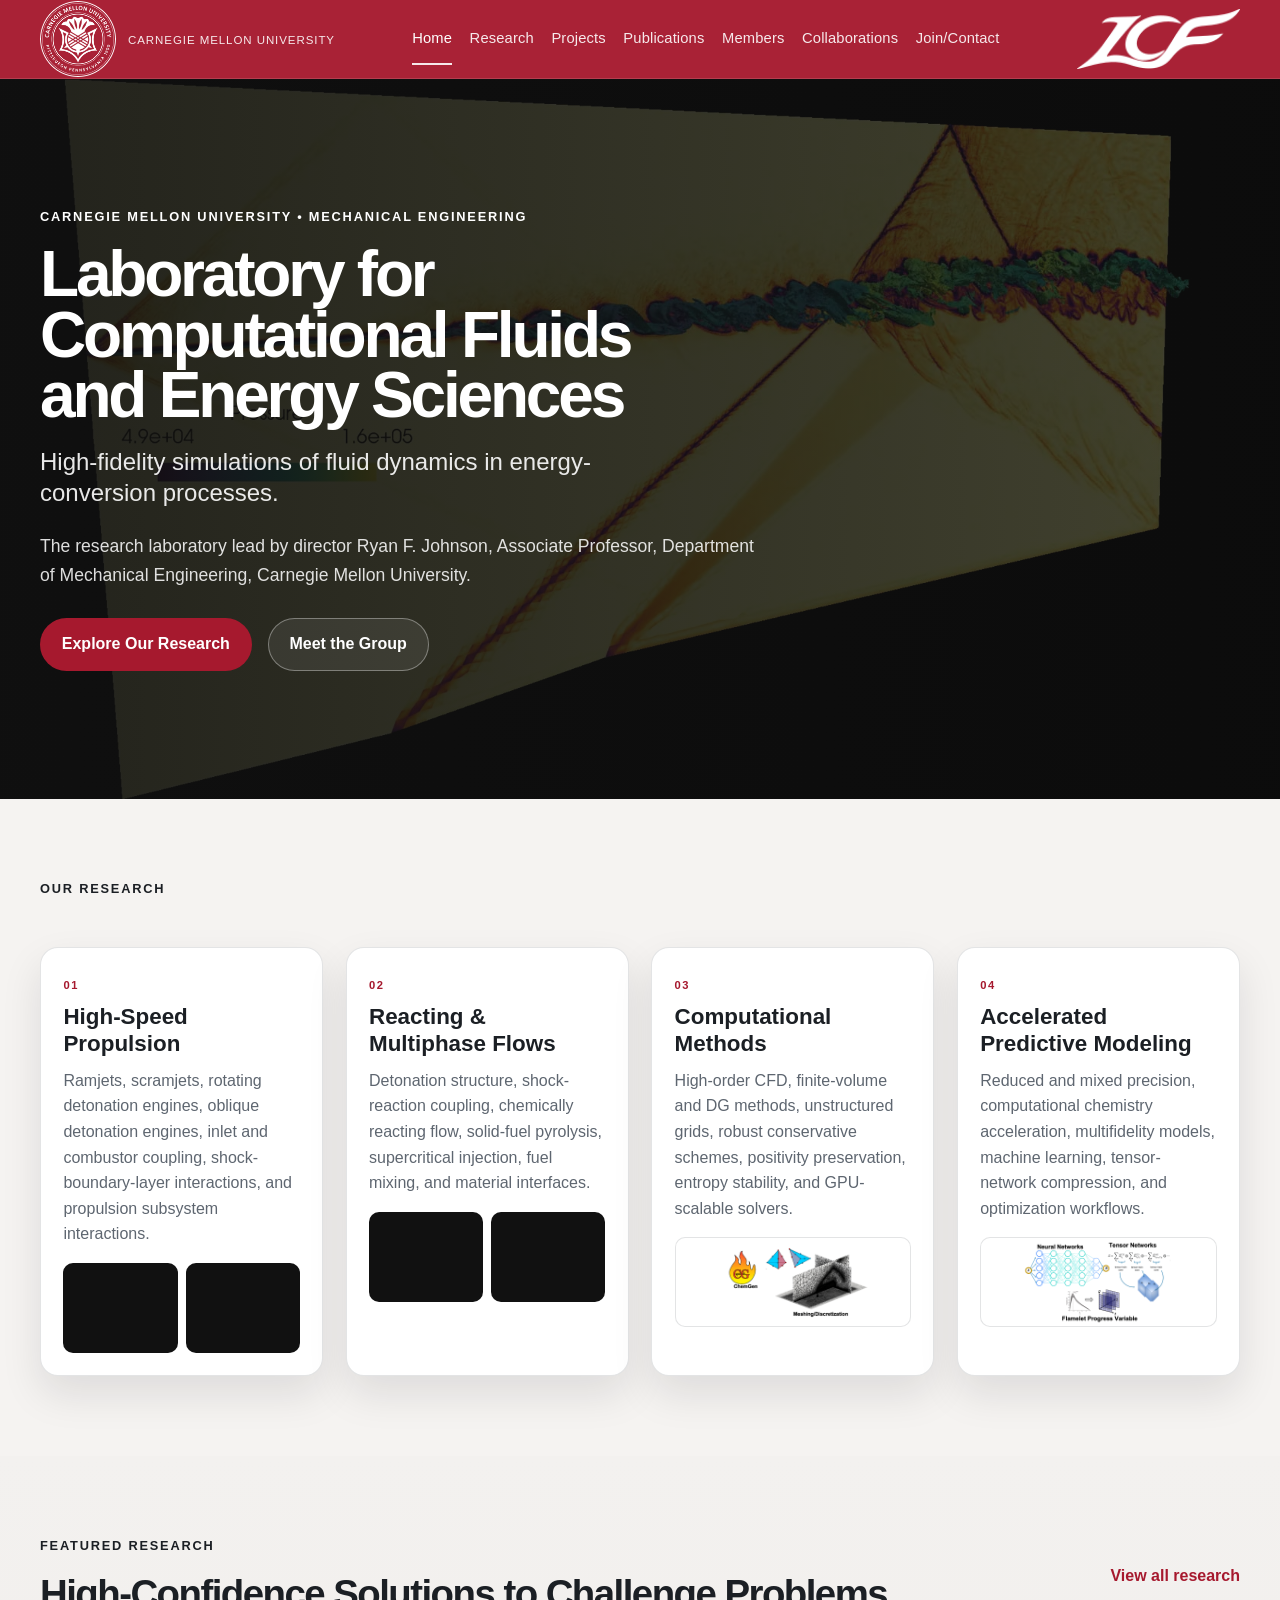
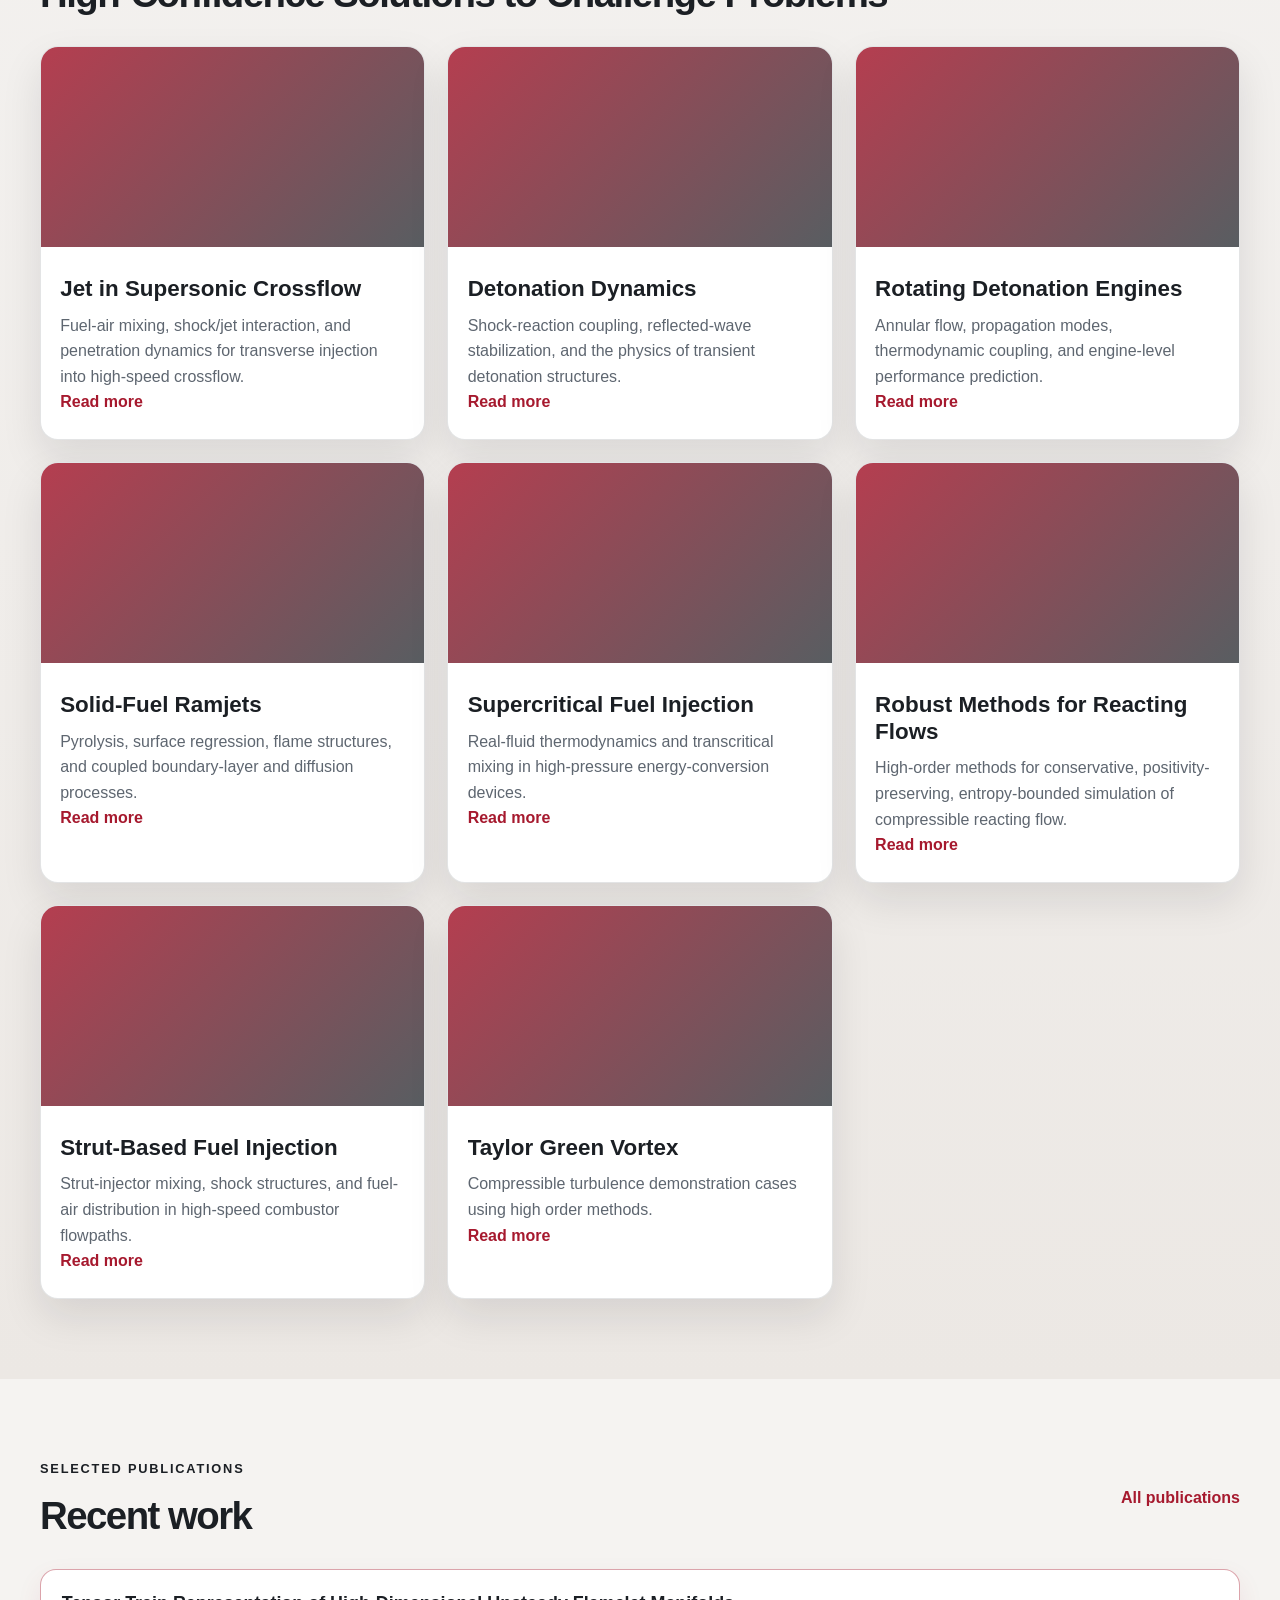
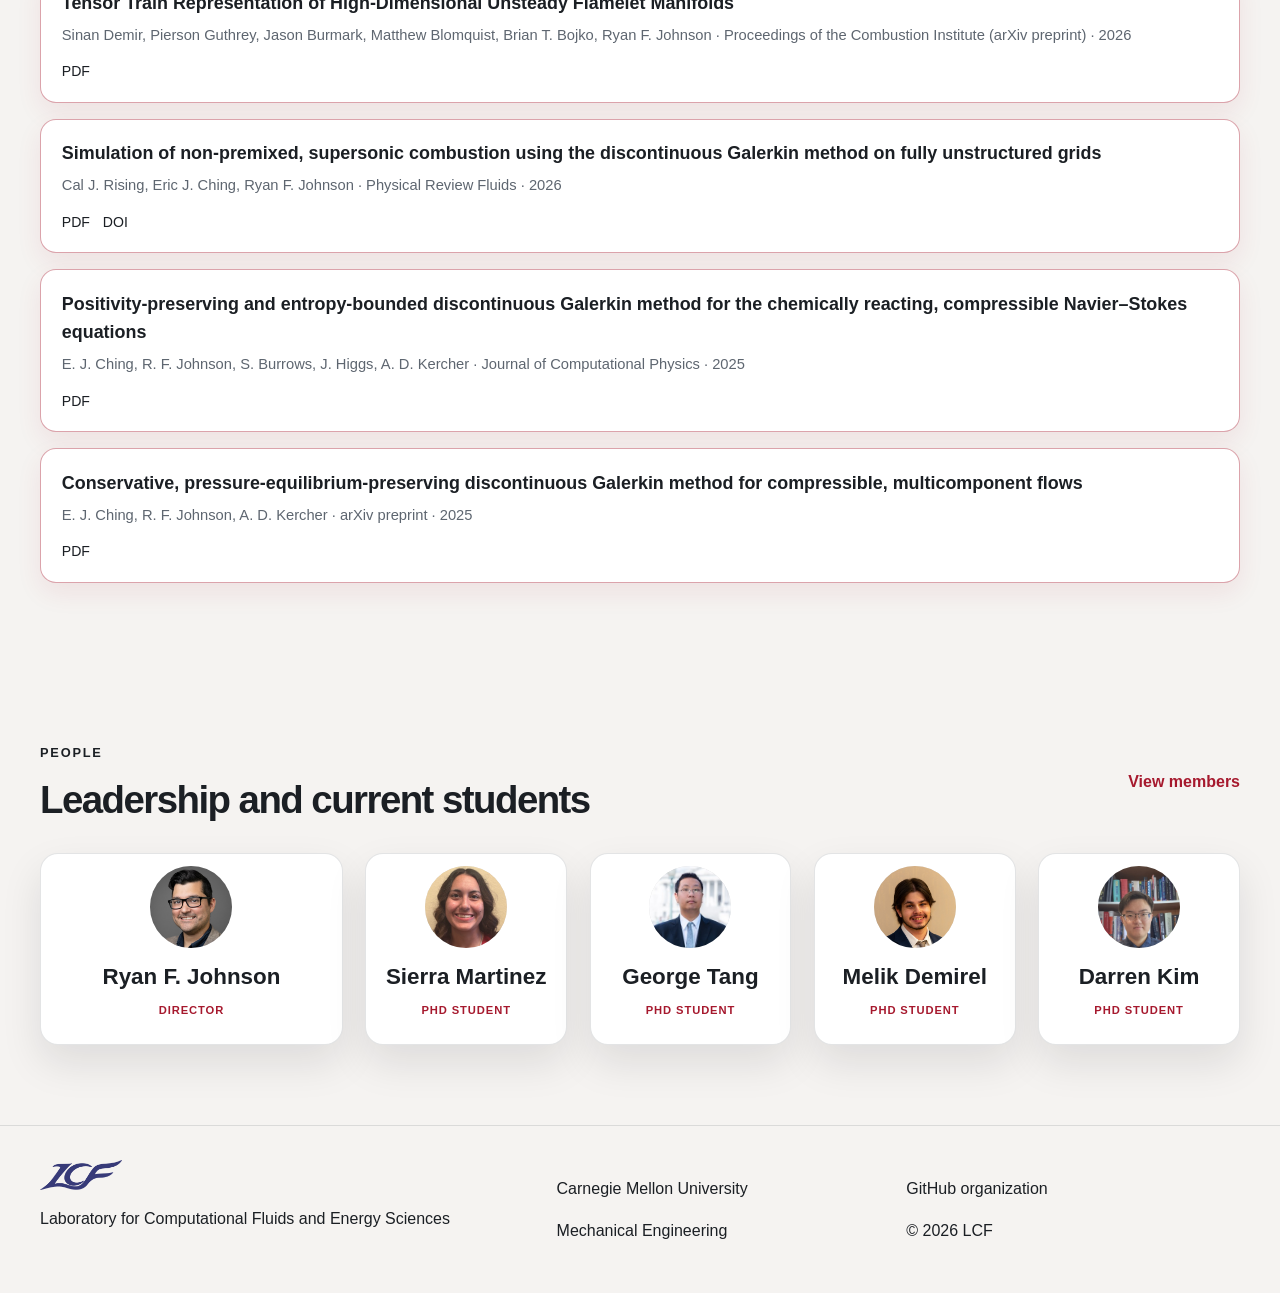
<file: index.html>
<!DOCTYPE html>
<html lang="en">
  <head>
    <meta charset="UTF-8" />
    <meta name="viewport" content="width=device-width, initial-scale=1.0" />
    <title>Laboratory for Computational Fluids and Energy Sciences | Carnegie Mellon University</title>
    <meta
      name="description"
      content="Computational research in high-speed propulsion, reacting flows, numerical methods, and predictive simulation at Carnegie Mellon University."
    />
    <meta property="og:title" content="Laboratory for Computational Fluids and Energy Sciences" />
    <meta property="og:type" content="website" />
    <meta property="og:description" content="Predictive computation for high-speed propulsion and reacting flows." />
    <meta property="og:image" content="https://cmu-lcf.github.io/assets/people/ryan-johnson.jpg" />
    <meta property="og:url" content="https://cmu-lcf.github.io/" />
    <link rel="canonical" href="https://cmu-lcf.github.io/" />
    <link rel="icon" href="assets/logos/lcf-logo-white.png?v=1" type="image/png" />
    <link rel="stylesheet" href="assets/css/styles.css?v=25" />
    <script defer src="assets/js/site.js?v=25"></script>
  </head>
  <body data-page="home">
    <header class="site-header">
      <div class="container nav-wrap">
        <div class="brand brand-left" aria-label="Carnegie Mellon University home">
          <img src="assets/logos/cmu-seal-white.png" alt="Carnegie Mellon University seal" />
          <div>
            <span class="brand-small">Carnegie Mellon University</span>
          </div>
        </div>

        <nav class="main-nav" aria-label="Main navigation">
          <a href="index.html" class="active">Home</a>
          <a href="research.html">Research</a>
          <a href="projects.html">Projects</a>
          <a href="publications.html">Publications</a>
          <a href="members.html">Members</a>
          <a href="collaborations.html">Collaborations</a>
          <a href="contact.html">Join/Contact</a>
        </nav>

        <div class="brand brand-right" aria-label="LCF logo">
          <img class="logo-mark-img" src="assets/logos/lcf-logo-white.png" alt="Laboratory for Computational Fluids and Energy Sciences logo" />
        </div>

        <button class="nav-toggle" aria-label="Toggle navigation" aria-expanded="false">
          <span></span><span></span><span></span>
        </button>
      </div>
    </header>

    <main>
      <section class="hero">
        <div class="hero-video-wrap">
          <video class="hero-video" autoplay muted loop playsinline poster="assets/images/hero-poster.jpg">
            <source src="video/web/splitter-plate.mp4?v=2" type="video/mp4" />
          </video>
        </div>
        <div class="hero-overlay"></div>
        <div class="container hero-inner">
          <div class="hero-copy">
            <p class="eyebrow">Carnegie Mellon University • Mechanical Engineering</p>
            <h1>
              Laboratory for<br />
              Computational Fluids<br />
              and Energy Sciences
            </h1>
            <p class="subtitle">
              High-fidelity simulations of fluid dynamics in energy-conversion processes.
            </p>
            <p class="tagline">The research laboratory lead by director Ryan F. Johnson, Associate Professor, Department of Mechanical Engineering, Carnegie Mellon University.</p>
            <div class="hero-actions">
              <a class="button primary" href="research.html">Explore Our Research</a>
              <a class="button secondary" href="members.html">Meet the Group</a>
            </div>
          </div>
        </div>
      </section>

<section class="section">
        <div class="container">
          <div class="section-head">
            <div>
              <p class="section-kicker">Our research</p>
            </div>
          </div>

          <div class="pillar-grid">
            <article class="pillar-card">
              <span class="pillar-index">01</span>
              <h3>High-Speed Propulsion</h3>
              <p>Ramjets, scramjets, rotating detonation engines, oblique detonation engines, inlet and combustor coupling, shock-boundary-layer interactions, and propulsion subsystem interactions.</p>
              <div class="pillar-media-row">
                <video autoplay muted loop playsinline aria-label="Rotating detonation engine simulation">
                  <source src="video/web/rde-two-wave.mp4?v=2" type="video/mp4" />
                </video>
                <video autoplay muted loop playsinline aria-label="Solid-fuel ramjet simulation">
                  <source src="video/web/solid-fuel-ramjet.mp4?v=2" type="video/mp4" />
                </video>
              </div>
            </article>
            <article class="pillar-card">
              <span class="pillar-index">02</span>
              <h3>Reacting &amp; Multiphase Flows</h3>
              <p>Detonation structure, shock-reaction coupling, chemically reacting flow, solid-fuel pyrolysis, supercritical injection, fuel mixing, and material interfaces.</p>
              <div class="pillar-media-row">
                <video autoplay muted loop playsinline aria-label="Supercritical fuel injection simulation">
                  <source src="video/web/supercritical-injection.mp4?v=2" type="video/mp4" />
                </video>
                <video autoplay muted loop playsinline aria-label="Jet in supersonic crossflow simulation">
                  <source src="video/web/jiscf-side.mp4?v=2" type="video/mp4" />
                </video>
              </div>
            </article>
            <article class="pillar-card">
              <span class="pillar-index">03</span>
              <h3>Computational Methods</h3>
              <p>High-order CFD, finite-volume and DG methods, unstructured grids, robust conservative schemes, positivity preservation, entropy stability, and GPU-scalable solvers.</p>
              <div class="pillar-media-row single">
                <img src="assets/images/computational.png?v=2" alt="Computational workflow: ChemGen chemistry generation, tetrahedral finite elements, and unstructured mesh discretization" />
              </div>
            </article>
            <article class="pillar-card">
              <span class="pillar-index">04</span>
              <h3>Accelerated Predictive Modeling</h3>
              <p>Reduced and mixed precision, computational chemistry acceleration, multifidelity models, machine learning, tensor-network compression, and optimization workflows.</p>
              <div class="pillar-media-row single">
                <img src="assets/images/acceleration.png" alt="Accelerated modeling workflow: neural networks, tensor networks, and flamelet progress variable manifolds" />
              </div>
            </article>
          </div>
        </div>
      </section>

      <section class="section section-contrast">
        <div class="container">
          <div class="section-head split-head">
            <div>
              <p class="section-kicker">Featured research</p>
              <h2>High-Confidence Solutions to Challenge Problems</h2>
            </div>
            <a href="research.html" class="text-link">View all research</a>
          </div>

          <div class="feature-grid">
            <article class="feature-card">
              <div class="feature-media">
                <video autoplay muted loop playsinline aria-label="Jet in supersonic crossflow simulation">
                  <source src="video/web/jiscf-side.mp4?v=2" type="video/mp4" />
                </video>
              </div>
              <div class="feature-body">
                <h3>Jet in Supersonic Crossflow</h3>
                <p>Fuel-air mixing, shock/jet interaction, and penetration dynamics for transverse injection into high-speed crossflow.</p>
                <a href="research.html#reacting-multiphase-flows">Read more</a>
              </div>
            </article>
            <article class="feature-card">
              <div class="feature-media">
                <video autoplay muted loop playsinline aria-label="2D H2 detonation simulation">
                  <source src="video/web/2d-h2-detonation.mp4?v=2" type="video/mp4" />
                </video>
              </div>
              <div class="feature-body">
                <h3>Detonation Dynamics</h3>
                <p>Shock-reaction coupling, reflected-wave stabilization, and the physics of transient detonation structures.</p>
                <a href="research.html#reacting-multiphase-flows">Read more</a>
              </div>
            </article>
            <article class="feature-card">
              <div class="feature-media">
                <video autoplay muted loop playsinline aria-label="Rotating detonation engine simulation">
                  <source src="video/web/rde-two-wave.mp4?v=2" type="video/mp4" />
                </video>
              </div>
              <div class="feature-body">
                <h3>Rotating Detonation Engines</h3>
                <p>Annular flow, propagation modes, thermodynamic coupling, and engine-level performance prediction.</p>
                <a href="research.html#high-speed-propulsion">Read more</a>
              </div>
            </article>
            <article class="feature-card">
              <div class="feature-media">
                <video autoplay muted loop playsinline aria-label="Solid-fuel ramjet simulation">
                  <source src="video/web/solid-fuel-ramjet.mp4?v=2" type="video/mp4" />
                </video>
              </div>
              <div class="feature-body">
                <h3>Solid-Fuel Ramjets</h3>
                <p>Pyrolysis, surface regression, flame structures, and coupled boundary-layer and diffusion processes.</p>
                <a href="research.html#high-speed-propulsion">Read more</a>
              </div>
            </article>
            <article class="feature-card">
              <div class="feature-media">
                <video autoplay muted loop playsinline aria-label="Supercritical fuel injection simulation">
                  <source src="video/web/supercritical-injection.mp4?v=2" type="video/mp4" />
                </video>
              </div>
              <div class="feature-body">
                <h3>Supercritical Fuel Injection</h3>
                <p>Real-fluid thermodynamics and transcritical mixing in high-pressure energy-conversion devices.</p>
                <a href="research.html#reacting-multiphase-flows">Read more</a>
              </div>
            </article>
            <article class="feature-card">
              <div class="feature-media">
                <video autoplay muted loop playsinline aria-label="Mixing layer density simulation">
                  <source src="video/web/mixing-layer-density.mp4?v=2" type="video/mp4" />
                </video>
              </div>
              <div class="feature-body">
                <h3>Robust Methods for Reacting Flows</h3>
                <p>High-order methods for conservative, positivity-preserving, entropy-bounded simulation of compressible reacting flow.</p>
                <a href="research.html#computational-methods">Read more</a>
              </div>
            </article>
            <article class="feature-card">
              <div class="feature-media">
                <video autoplay muted loop playsinline aria-label="Strut-based fuel injection simulation">
                  <source src="video/web/strut-dlr.mp4?v=2" type="video/mp4" />
                </video>
              </div>
              <div class="feature-body">
                <h3>Strut-Based Fuel Injection</h3>
                <p>Strut-injector mixing, shock structures, and fuel-air distribution in high-speed combustor flowpaths.</p>
                <a href="research.html#high-speed-propulsion">Read more</a>
              </div>
            </article>
            <article class="feature-card">
              <div class="feature-media">
                <video autoplay muted loop playsinline aria-label="Taylor Green Vortex simulation">
                  <source src="video/web/tgv.mp4?v=1" type="video/mp4" />
                </video>
              </div>
              <div class="feature-body">
                <h3>Taylor Green Vortex</h3>
                <p>Compressible turbulence demonstration cases using high order methods.</p>
                <a href="research.html#computational-methods">Read more</a>
              </div>
            </article>
          </div>
        </div>
      </section>

      <section class="section">
        <div class="container">
          <div class="section-head split-head">
            <div>
              <p class="section-kicker">Selected publications</p>
              <h2>Recent work</h2>
            </div>
            <a href="publications.html" class="text-link">All publications</a>
          </div>
          <div id="home-publications" class="publication-list compact-list" aria-live="polite"></div>
        </div>
      </section>

      <section class="section people-section">
        <div class="container">
          <div class="section-head split-head">
            <div>
              <p class="section-kicker">People</p>
              <h2>Leadership and current students</h2>
            </div>
            <a href="members.html" class="text-link">View members</a>
          </div>

          <div class="people-row">
            <article class="person-card profile-card">
              <img src="assets/people/ryan-johnson.jpg" alt="Ryan F. Johnson" style="object-position: top;" />
              <div class="person-copy">
                <h3>Ryan F. Johnson</h3>
                <p class="person-role">Director</p>
              </div>
            </article>

            <article class="person-card profile-card">
              <img src="assets/people/sierra-martinez.jpg" alt="Sierra Martinez" style="object-position: top;" />
              <div class="person-copy">
                <h3>Sierra Martinez</h3>
                <p class="person-role">PhD Student</p>
              </div>
            </article>

            <article class="person-card profile-card">
              <img src="assets/people/george-tang.jpg" alt="George Tang" style="object-position: top;" />
              <div class="person-copy">
                <h3>George Tang</h3>
                <p class="person-role">PhD Student</p>
              </div>
            </article>

            <article class="person-card profile-card">
              <img src="assets/people/melik-demirel.jpg" alt="Melik Demirel" style="object-position: top;" />
              <div class="person-copy">
                <h3>Melik Demirel</h3>
                <p class="person-role">PhD Student</p>
              </div>
            </article>

            <article class="person-card profile-card">
              <img src="assets/people/darren-kim.jpg" alt="Darren Kim" style="object-position: top;" />
              <div class="person-copy">
                <h3>Darren Kim</h3>
                <p class="person-role">PhD Student</p>
              </div>
            </article>
          </div>
        </div>
      </section>
    </main>

    <footer class="site-footer">
      <div class="container footer-grid">
        <div>
          <img class="footer-brand-img" src="assets/logos/lcf-logo.png" alt="Laboratory for Computational Fluids and Energy Sciences logo" />
          <p>Laboratory for Computational Fluids and Energy Sciences</p>
        </div>
        <div>
          <p>Carnegie Mellon University</p>
          <p>Mechanical Engineering</p>
        </div>
        <div>
          <p><a href="https://github.com/CMU-LCF">GitHub organization</a></p>
          <p>© 2026 LCF</p>
        </div>
      </div>
    </footer>
  </body>
</html>
</file>
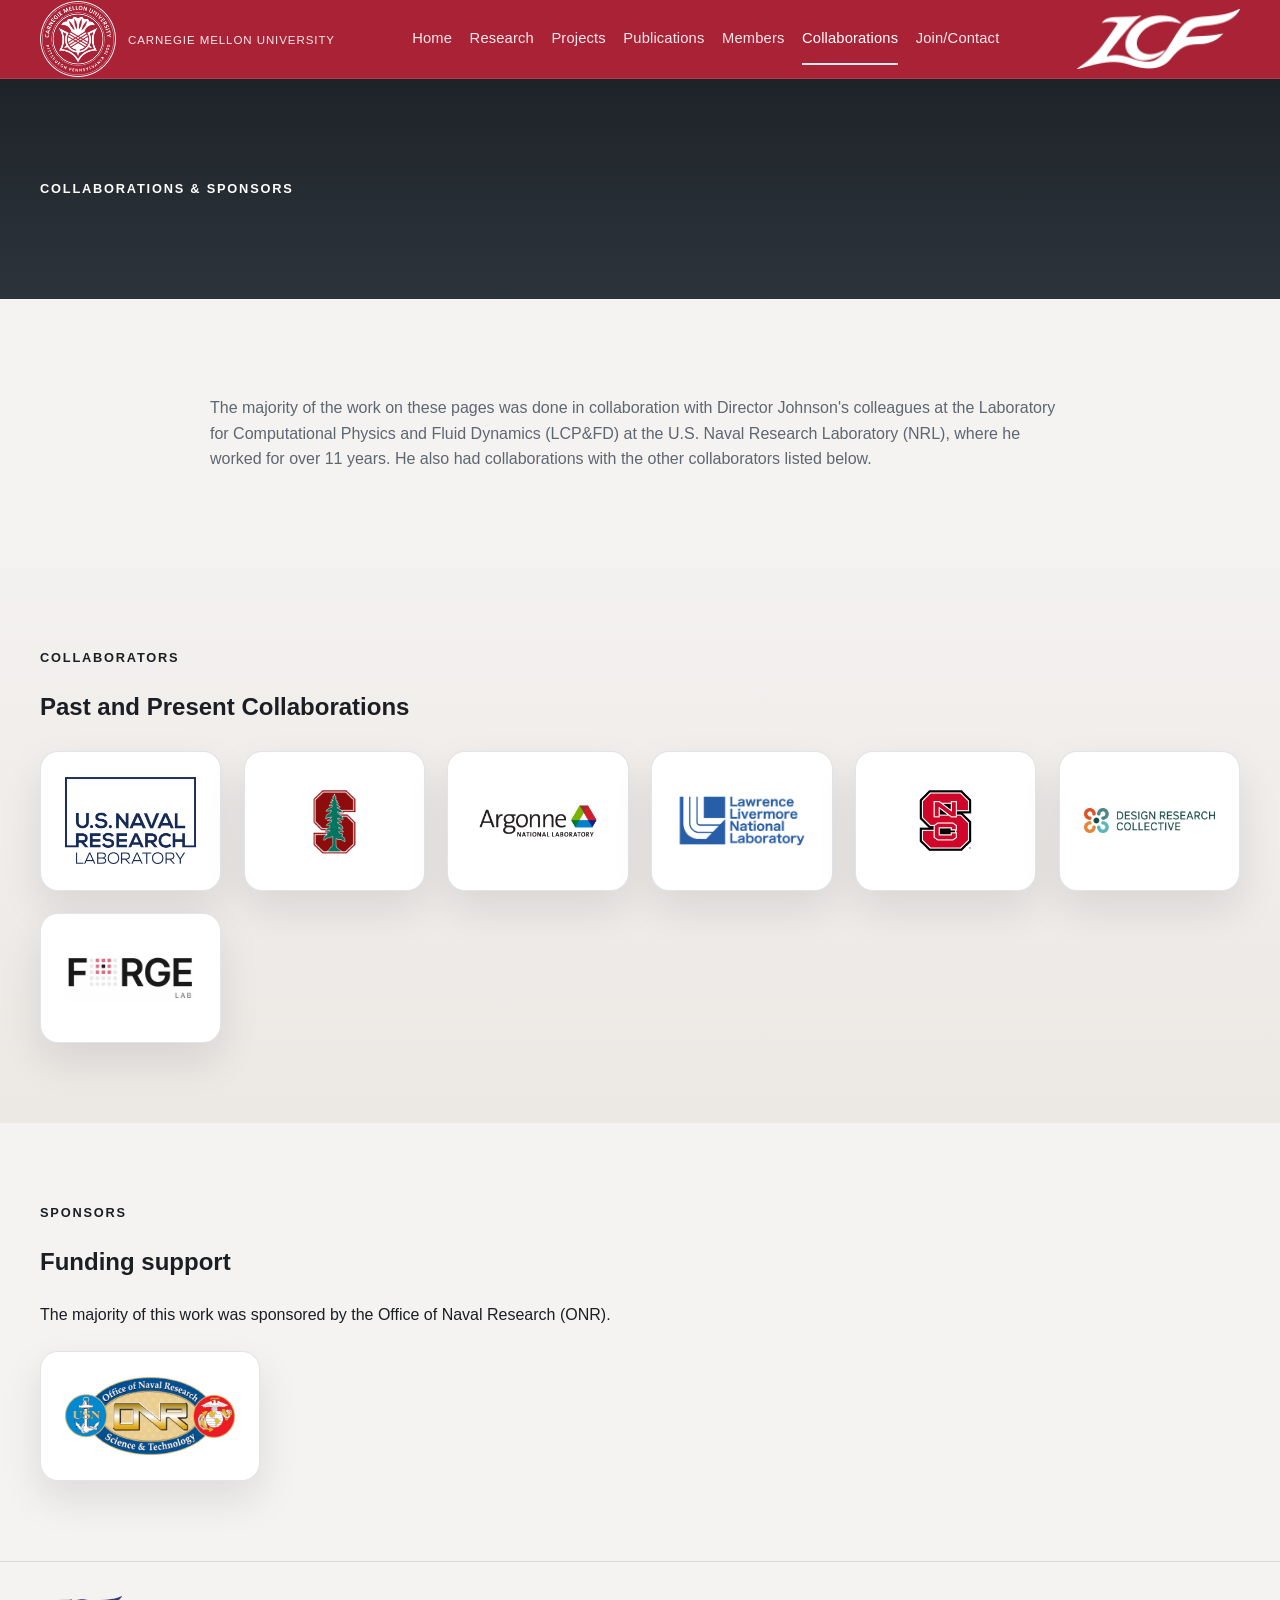
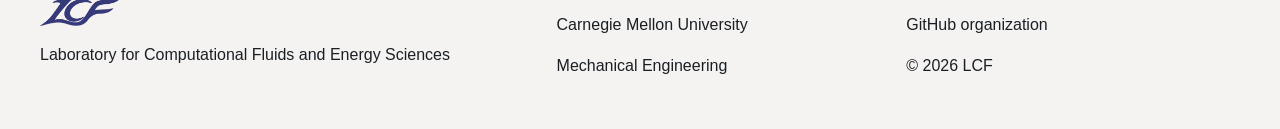
<file: collaborations.html>
<!DOCTYPE html>
<html lang="en">
  <head>
    <meta charset="UTF-8" />
    <meta name="viewport" content="width=device-width, initial-scale=1.0" />
    <title>Collaborations &amp; Sponsors | Laboratory for Computational Fluids and Energy Sciences</title>
    <meta name="description" content="Research collaborators and sponsors of the Laboratory for Computational Fluids and Energy Sciences at Carnegie Mellon University." />
    <link rel="icon" href="assets/logos/lcf-logo-white.png?v=1" type="image/png" />
    <link rel="stylesheet" href="assets/css/styles.css?v=25" />
    <script defer src="assets/js/site.js?v=25"></script>
  </head>
  <body data-page="collaborations">
    <header class="site-header">
      <div class="container nav-wrap">
        <div class="brand brand-left">
          <img src="assets/logos/cmu-seal-white.png" alt="Carnegie Mellon University seal" />
          <div>
            <span class="brand-small">Carnegie Mellon University</span>
          </div>
        </div>
        <nav class="main-nav" aria-label="Main navigation">
          <a href="index.html">Home</a>
          <a href="research.html">Research</a>
          <a href="projects.html">Projects</a>
          <a href="publications.html">Publications</a>
          <a href="members.html">Members</a>
          <a href="collaborations.html" class="active">Collaborations</a>
          <a href="contact.html">Join/Contact</a>
        </nav>
        <div class="brand brand-right"><img class="logo-mark-img" src="assets/logos/lcf-logo-white.png" alt="Laboratory for Computational Fluids and Energy Sciences logo" /></div>
        <button class="nav-toggle" aria-label="Toggle navigation" aria-expanded="false">
          <span></span><span></span><span></span>
        </button>
      </div>
    </header>

    <main>
      <section class="page-hero small-hero">
        <div class="container">
          <p class="section-kicker">Collaborations &amp; Sponsors</p>
        </div>
      </section>

      <section class="section">
        <div class="container narrow text-section">
          <p>
            The majority of the work on these pages was done in collaboration with Director Johnson's colleagues at the <a href="https://www.nrl.navy.mil/Our-Work/Areas-of-Research/Computational-Physics-Fluid-Dynamics/" target="_blank" rel="noreferrer">Laboratory for Computational Physics and Fluid Dynamics (LCP&amp;FD)</a> at the <a href="https://www.nrl.navy.mil/" target="_blank" rel="noreferrer">U.S. Naval Research Laboratory (NRL)</a>, where he worked for over 11 years. He also had collaborations with the other collaborators listed below.
          </p>
        </div>
      </section>

      <section class="section section-contrast">
        <div class="container">
          <p class="section-kicker">Collaborators</p>
          <h2>Past and Present Collaborations</h2>
          <div class="logo-grid">
            <a class="logo-card" href="https://www.nrl.navy.mil/" target="_blank" rel="noreferrer">
              <img src="assets/images/NRL_logo.png" alt="U.S. Naval Research Laboratory" />
            </a>
            <a class="logo-card" href="https://me.stanford.edu/" target="_blank" rel="noreferrer">
              <img src="assets/images/stanford_logo.png" alt="Stanford Mechanical Engineering" />
            </a>
            <a class="logo-card" href="https://www.anl.gov/" target="_blank" rel="noreferrer">
              <img src="assets/images/ANL_logo.png" alt="Argonne National Laboratory" />
            </a>
            <a class="logo-card" href="https://www.llnl.gov/" target="_blank" rel="noreferrer">
              <img src="assets/images/llnl_logo.webp" alt="Lawrence Livermore National Laboratory" />
            </a>
            <a class="logo-card" href="https://tsfl.wordpress.ncsu.edu/" target="_blank" rel="noreferrer">
              <img src="assets/images/NCSU_logo.png" alt="North Carolina State University" />
            </a>
            <a class="logo-card" href="https://cmudrc.github.io/" target="_blank" rel="noreferrer">
              <img src="assets/images/DRC_logo.webp" alt="Design Research Collective" />
            </a>
            <a class="logo-card" href="https://forgelab-cmu.com/" target="_blank" rel="noreferrer">
              <img src="assets/images/forge.png" alt="Forge Lab" />
            </a>
          </div>
        </div>
      </section>

      <section class="section">
        <div class="container">
          <p class="section-kicker">Sponsors</p>
          <h2>Funding support</h2>
          <p class="narrow">The majority of this work was sponsored by the Office of Naval Research (ONR).</p>
          <div class="logo-grid logo-grid-sponsors">
            <a class="logo-card" href="https://www.onr.navy.mil/" target="_blank" rel="noreferrer">
              <img src="assets/images/onr_logo.png" alt="Office of Naval Research" />
            </a>
          </div>
        </div>
      </section>
    </main>

    <footer class="site-footer">
      <div class="container footer-grid">
        <div>
          <img class="footer-brand-img" src="assets/logos/lcf-logo.png" alt="Laboratory for Computational Fluids and Energy Sciences logo" />
          <p>Laboratory for Computational Fluids and Energy Sciences</p>
        </div>
        <div>
          <p>Carnegie Mellon University</p>
          <p>Mechanical Engineering</p>
        </div>
        <div>
          <p><a href="https://github.com/CMU-LCF">GitHub organization</a></p>
          <p>© 2026 LCF</p>
        </div>
      </div>
    </footer>
  </body>
</html>
</file>
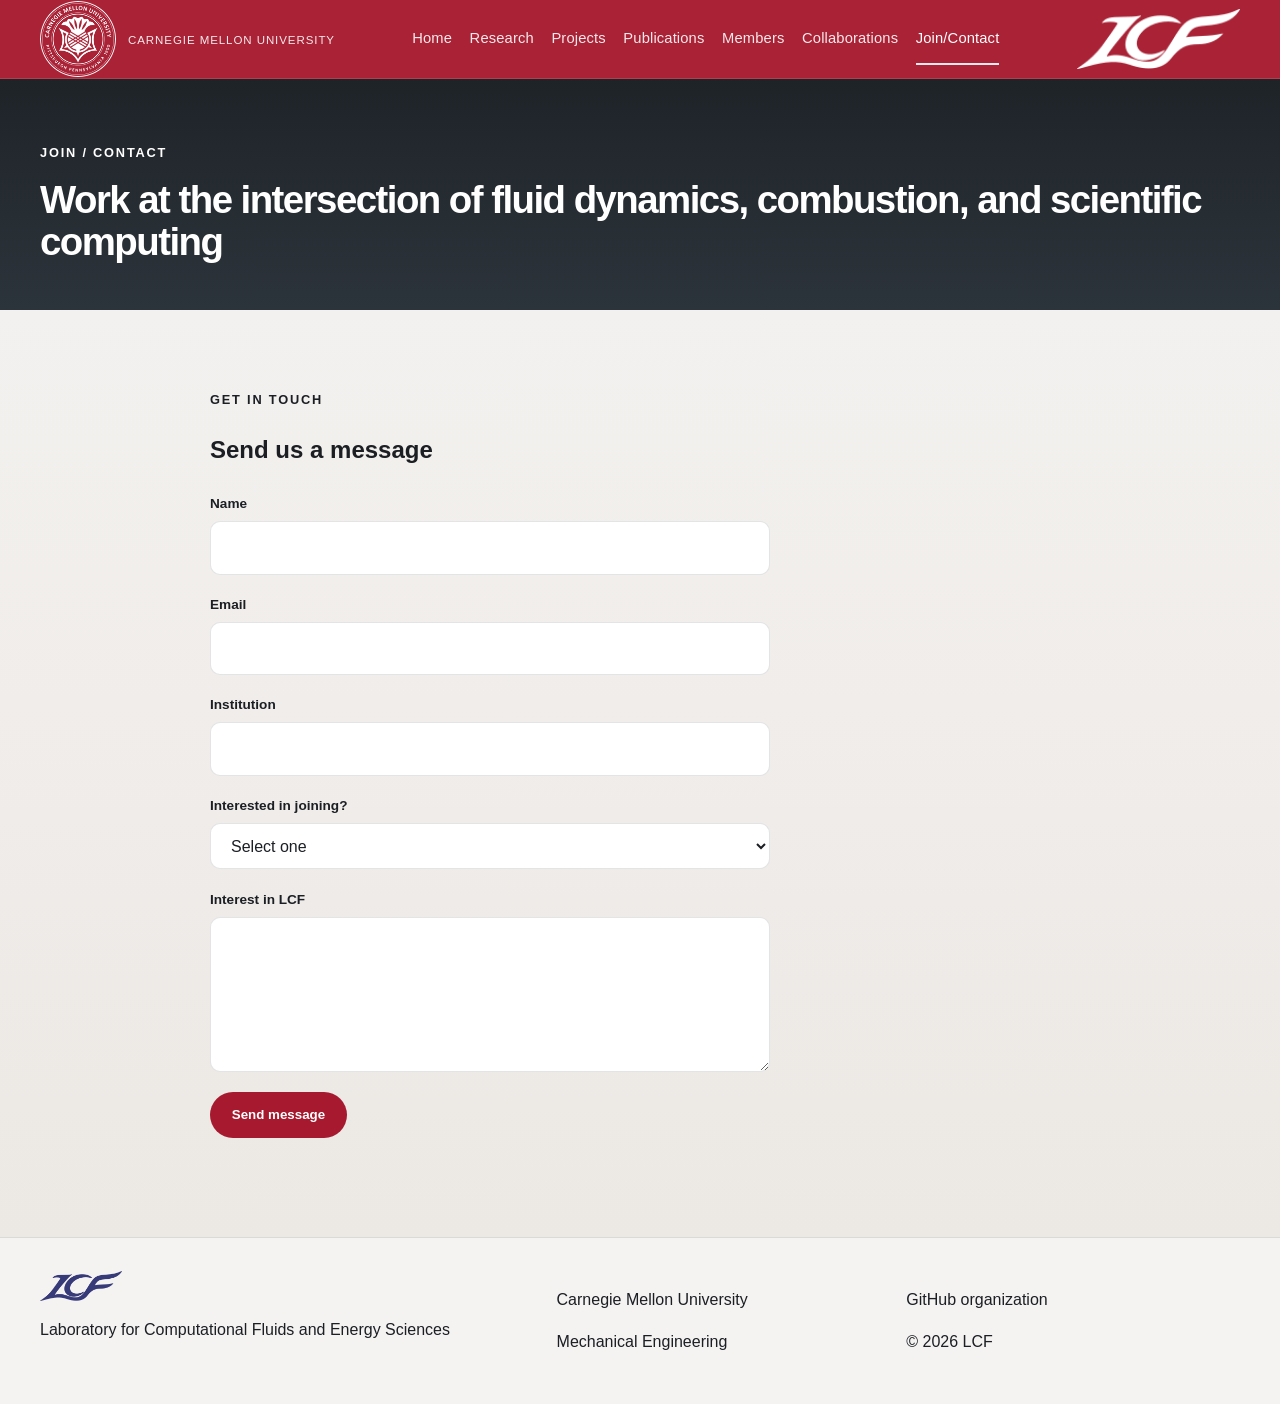
<file: contact.html>
<!DOCTYPE html>
<html lang="en">
  <head>
    <meta charset="UTF-8" />
    <meta name="viewport" content="width=device-width, initial-scale=1.0" />
    <title>Join / Contact | Laboratory for Computational Fluids and Energy Sciences</title>
    <meta name="description" content="Join the Laboratory for Computational Fluids and Energy Sciences or get in touch with the group at Carnegie Mellon University." />
    <link rel="icon" href="assets/logos/lcf-logo-white.png?v=1" type="image/png" />
    <link rel="stylesheet" href="assets/css/styles.css?v=25" />
    <script defer src="assets/js/site.js?v=25"></script>
  </head>
  <body data-page="contact">
    <header class="site-header">
      <div class="container nav-wrap">
        <div class="brand brand-left">
          <img src="assets/logos/cmu-seal-white.png" alt="Carnegie Mellon University seal" />
          <div>
            <span class="brand-small">Carnegie Mellon University</span>
          </div>
        </div>
        <nav class="main-nav" aria-label="Main navigation">
          <a href="index.html">Home</a>
          <a href="research.html">Research</a>
          <a href="projects.html">Projects</a>
          <a href="publications.html">Publications</a>
          <a href="members.html">Members</a>
          <a href="collaborations.html">Collaborations</a>
          <a href="contact.html" class="active">Join/Contact</a>
        </nav>
        <div class="brand brand-right"><img class="logo-mark-img" src="assets/logos/lcf-logo-white.png" alt="Laboratory for Computational Fluids and Energy Sciences logo" /></div>
        <button class="nav-toggle" aria-label="Toggle navigation" aria-expanded="false">
          <span></span><span></span><span></span>
        </button>
      </div>
    </header>

    <main>
      <section class="page-hero small-hero">
        <div class="container">
          <p class="section-kicker">Join / Contact</p>
          <h1>Work at the intersection of fluid dynamics, combustion, and scientific computing</h1>
        </div>
      </section>

      <section class="section section-contrast">
        <div class="container narrow">
          <p class="section-kicker">Get in touch</p>
          <h2>Send us a message</h2>
          <form id="contact-form" class="contact-form" action="https://formspree.io/f/xppzkker" method="POST">
            <input type="hidden" name="_subject" value="[website_contact_us] New inquiry from the lab website" />
            <div class="form-row">
              <label for="cf-name">Name</label>
              <input id="cf-name" name="name" type="text" required />
            </div>
            <div class="form-row">
              <label for="cf-email">Email</label>
              <input id="cf-email" name="email" type="email" required />
            </div>
            <div class="form-row">
              <label for="cf-institution">Institution</label>
              <input id="cf-institution" name="institution" type="text" />
            </div>
            <div class="form-row">
              <label for="cf-joining">Interested in joining?</label>
              <select id="cf-joining" name="interested_in_joining">
                <option value="">Select one</option>
                <option value="Yes - prospective student">Yes — prospective student</option>
                <option value="Yes - other">Yes — other (postdoc, visiting scholar, collaboration)</option>
                <option value="No - general inquiry">No — general inquiry</option>
              </select>
            </div>
            <div class="form-row">
              <label for="cf-interest">Interest in LCF</label>
              <textarea id="cf-interest" name="interest" rows="5" required></textarea>
            </div>
            <button type="submit" class="button primary">Send message</button>
            <p class="form-status" id="contact-form-status" role="status" aria-live="polite"></p>
          </form>
        </div>
      </section>
    </main>

    <footer class="site-footer">
      <div class="container footer-grid">
        <div>
          <img class="footer-brand-img" src="assets/logos/lcf-logo.png" alt="Laboratory for Computational Fluids and Energy Sciences logo" />
          <p>Laboratory for Computational Fluids and Energy Sciences</p>
        </div>
        <div>
          <p>Carnegie Mellon University</p>
          <p>Mechanical Engineering</p>
        </div>
        <div>
          <p><a href="https://github.com/CMU-LCF">GitHub organization</a></p>
          <p>© 2026 LCF</p>
        </div>
      </div>
    </footer>
  </body>
</html>
</file>
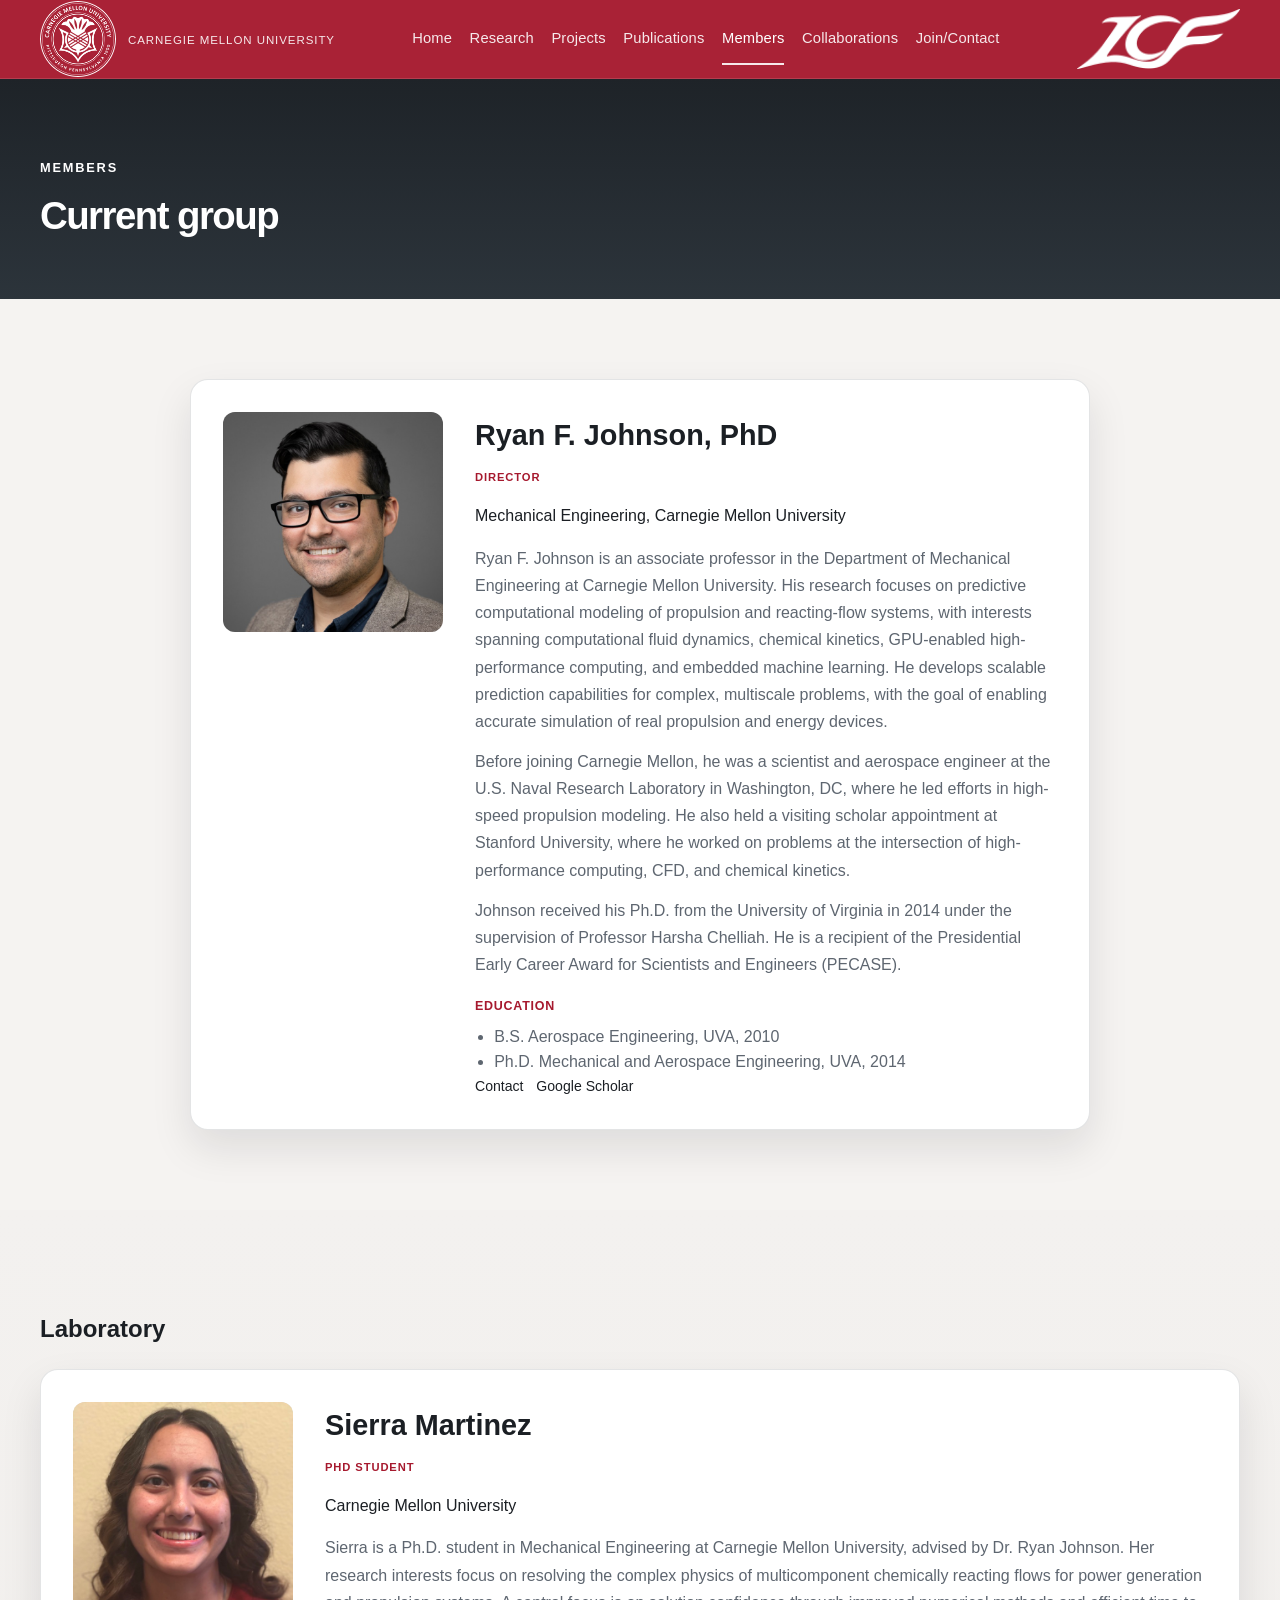
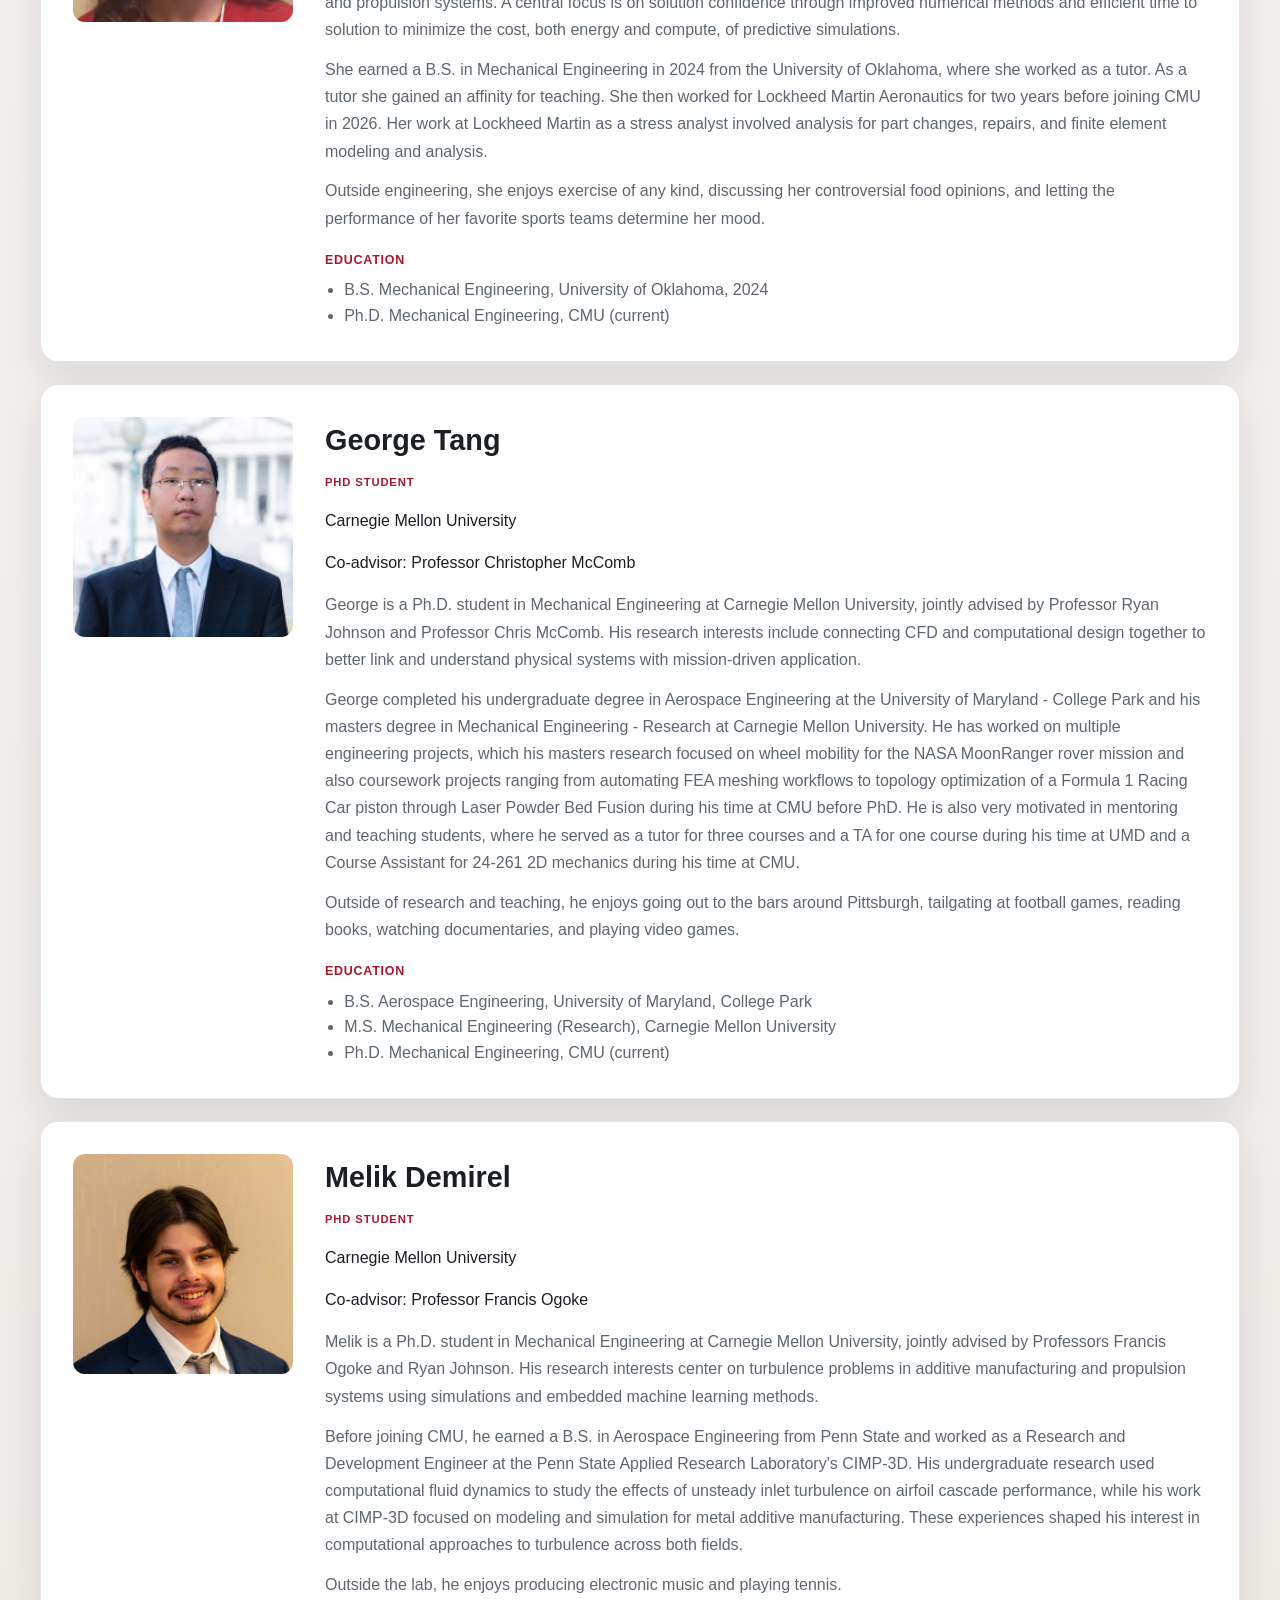
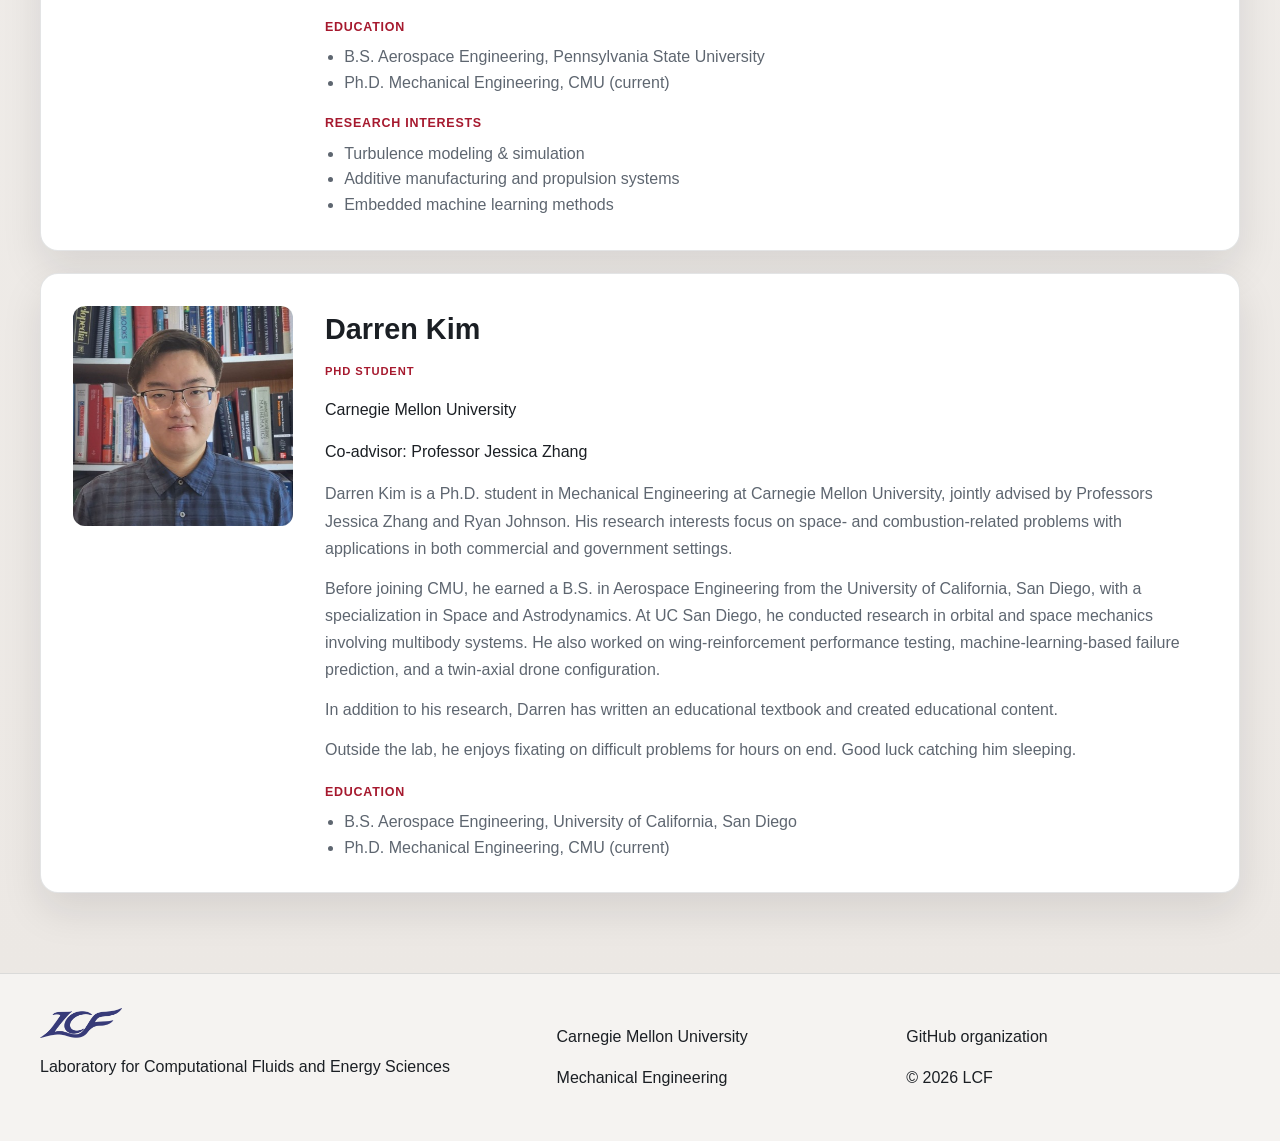
<file: members.html>
<!DOCTYPE html>
<html lang="en">
  <head>
    <meta charset="UTF-8" />
    <meta name="viewport" content="width=device-width, initial-scale=1.0" />
    <title>Members | Laboratory for Computational Fluids and Energy Sciences</title>
    <meta name="description" content="Current members of the Laboratory for Computational Fluids and Energy Sciences at Carnegie Mellon University." />
    <link rel="icon" href="assets/logos/lcf-logo-white.png?v=1" type="image/png" />
    <link rel="stylesheet" href="assets/css/styles.css?v=25" />
    <script defer src="assets/js/site.js?v=25"></script>
  </head>
  <body data-page="members">
    <header class="site-header">
      <div class="container nav-wrap">
        <div class="brand brand-left">
          <img src="assets/logos/cmu-seal-white.png" alt="Carnegie Mellon University seal" />
          <div>
            <span class="brand-small">Carnegie Mellon University</span>
          </div>
        </div>
        <nav class="main-nav" aria-label="Main navigation">
          <a href="index.html">Home</a>
          <a href="research.html">Research</a>
          <a href="projects.html">Projects</a>
          <a href="publications.html">Publications</a>
          <a href="members.html" class="active">Members</a>
          <a href="collaborations.html">Collaborations</a>
          <a href="contact.html">Join/Contact</a>
        </nav>
        <div class="brand brand-right"><img class="logo-mark-img" src="assets/logos/lcf-logo-white.png" alt="Laboratory for Computational Fluids and Energy Sciences logo" /></div>
        <button class="nav-toggle" aria-label="Toggle navigation" aria-expanded="false">
          <span></span><span></span><span></span>
        </button>
      </div>
    </header>

    <main>
      <section class="page-hero small-hero">
        <div class="container">
          <p class="section-kicker">Members</p>
          <h1>Current group</h1>
        </div>
      </section>

      <section class="section">
        <div class="container" id="members-director"></div>
      </section>

      <section class="section section-contrast">
        <div class="container">
          <h2>Laboratory</h2>
          <div class="member-grid" id="members-grid" aria-live="polite"></div>
        </div>
      </section>
    </main>

    <footer class="site-footer">
      <div class="container footer-grid">
        <div>
          <img class="footer-brand-img" src="assets/logos/lcf-logo.png" alt="Laboratory for Computational Fluids and Energy Sciences logo" />
          <p>Laboratory for Computational Fluids and Energy Sciences</p>
        </div>
        <div>
          <p>Carnegie Mellon University</p>
          <p>Mechanical Engineering</p>
        </div>
        <div>
          <p><a href="https://github.com/CMU-LCF">GitHub organization</a></p>
          <p>© 2026 LCF</p>
        </div>
      </div>
    </footer>
  </body>
</html>
</file>
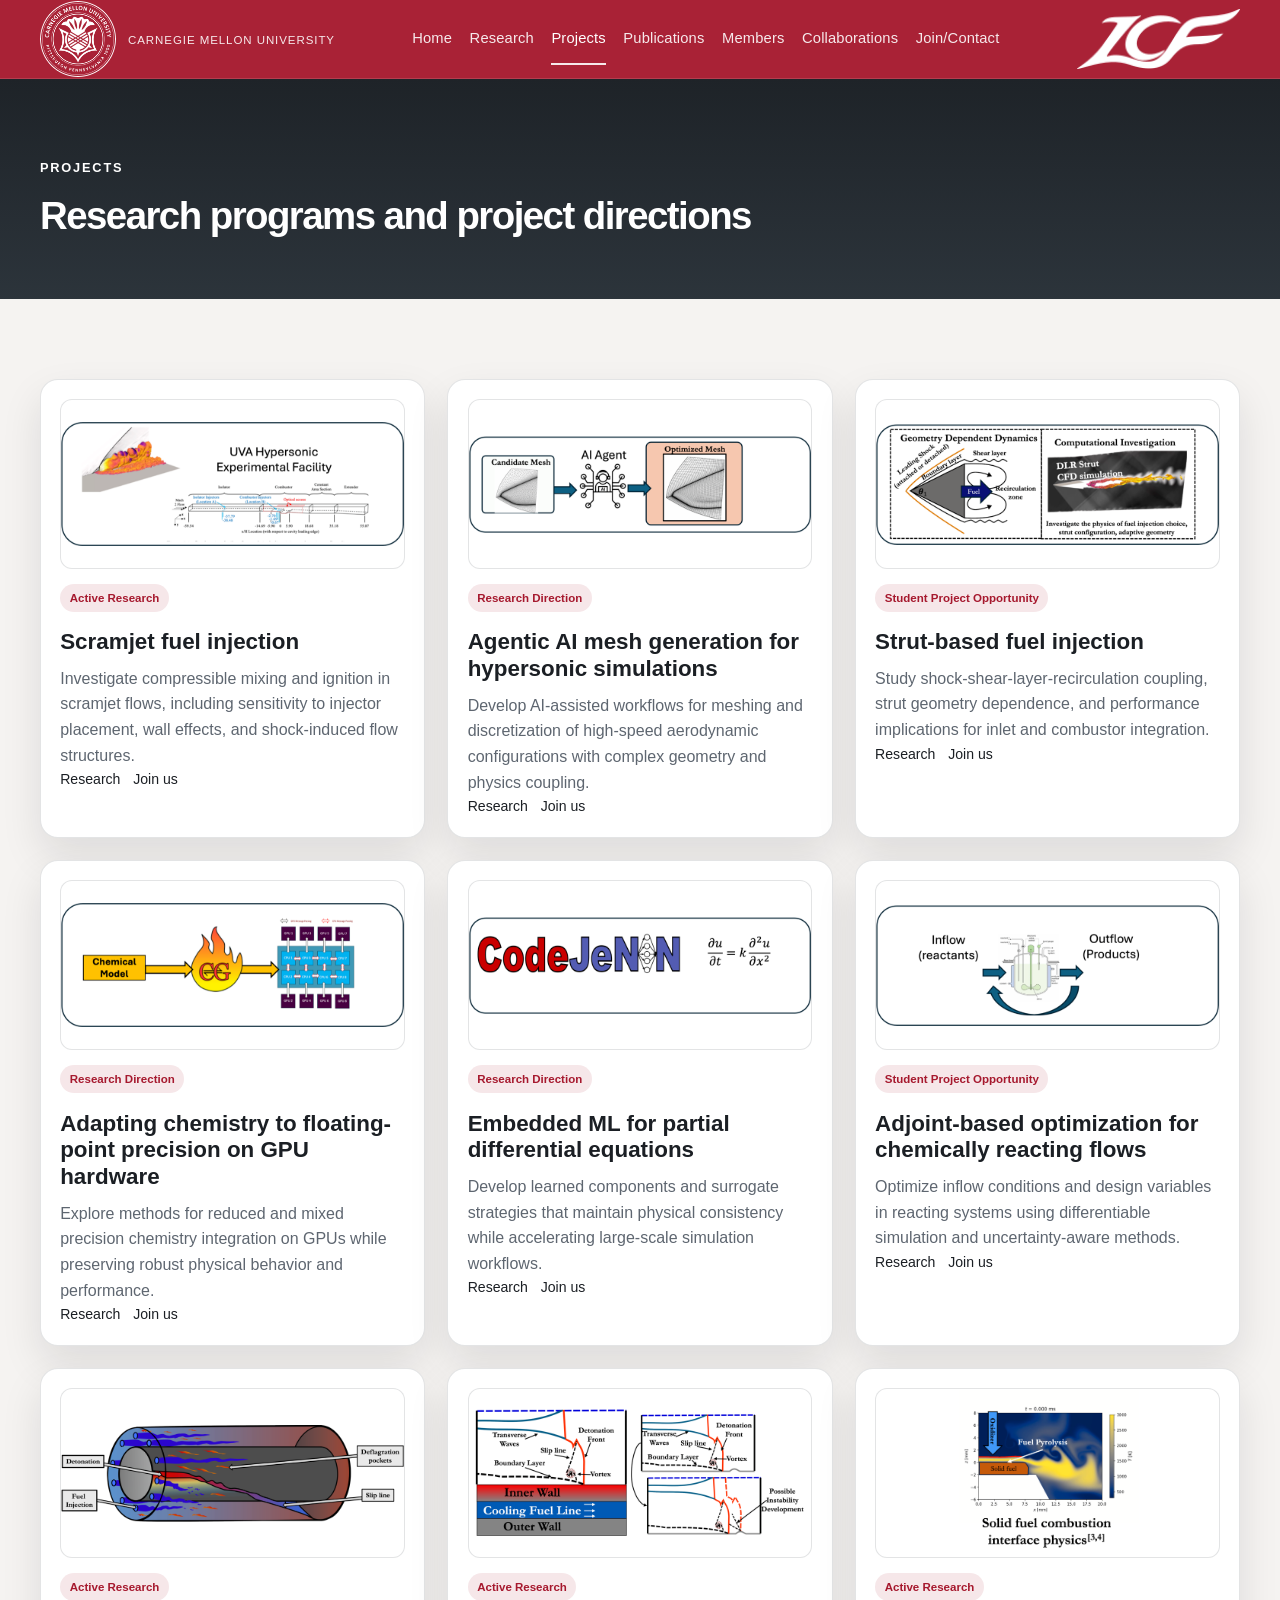
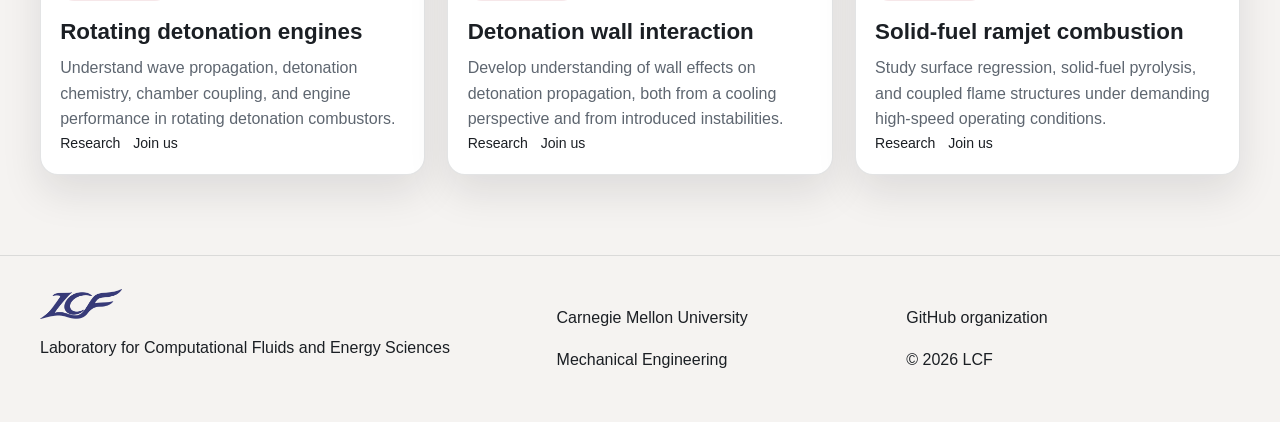
<file: projects.html>
<!DOCTYPE html>
<html lang="en">
  <head>
    <meta charset="UTF-8" />
    <meta name="viewport" content="width=device-width, initial-scale=1.0" />
    <title>Projects | Laboratory for Computational Fluids and Energy Sciences</title>
    <meta name="description" content="Active research directions and student project opportunities in high-speed propulsion, reacting flows, and computational methods." />
    <link rel="icon" href="assets/logos/lcf-logo-white.png?v=1" type="image/png" />
    <link rel="stylesheet" href="assets/css/styles.css?v=25" />
    <script defer src="assets/js/site.js?v=25"></script>
  </head>
  <body data-page="projects">
    <header class="site-header">
      <div class="container nav-wrap">
        <div class="brand brand-left">
          <img src="assets/logos/cmu-seal-white.png" alt="Carnegie Mellon University seal" />
          <div>
            <span class="brand-small">Carnegie Mellon University</span>
          </div>
        </div>
        <nav class="main-nav" aria-label="Main navigation">
          <a href="index.html">Home</a>
          <a href="research.html">Research</a>
          <a href="projects.html" class="active">Projects</a>
          <a href="publications.html">Publications</a>
          <a href="members.html">Members</a>
          <a href="collaborations.html">Collaborations</a>
          <a href="contact.html">Join/Contact</a>
        </nav>
        <div class="brand brand-right"><img class="logo-mark-img" src="assets/logos/lcf-logo-white.png" alt="Laboratory for Computational Fluids and Energy Sciences logo" /></div>
        <button class="nav-toggle" aria-label="Toggle navigation" aria-expanded="false">
          <span></span><span></span><span></span>
        </button>
      </div>
    </header>

    <main>
      <section class="page-hero small-hero">
        <div class="container">
          <p class="section-kicker">Projects</p>
          <h1>Research programs and project directions</h1>
        </div>
      </section>

      <section class="section">
        <div class="container">
          <div id="projects-grid" class="projects-grid" aria-live="polite"></div>
        </div>
      </section>
    </main>

    <footer class="site-footer">
      <div class="container footer-grid">
        <div>
          <img class="footer-brand-img" src="assets/logos/lcf-logo.png" alt="Laboratory for Computational Fluids and Energy Sciences logo" />
          <p>Laboratory for Computational Fluids and Energy Sciences</p>
        </div>
        <div>
          <p>Carnegie Mellon University</p>
          <p>Mechanical Engineering</p>
        </div>
        <div>
          <p><a href="https://github.com/CMU-LCF">GitHub organization</a></p>
          <p>© 2026 LCF</p>
        </div>
      </div>
    </footer>
  </body>
</html>
</file>
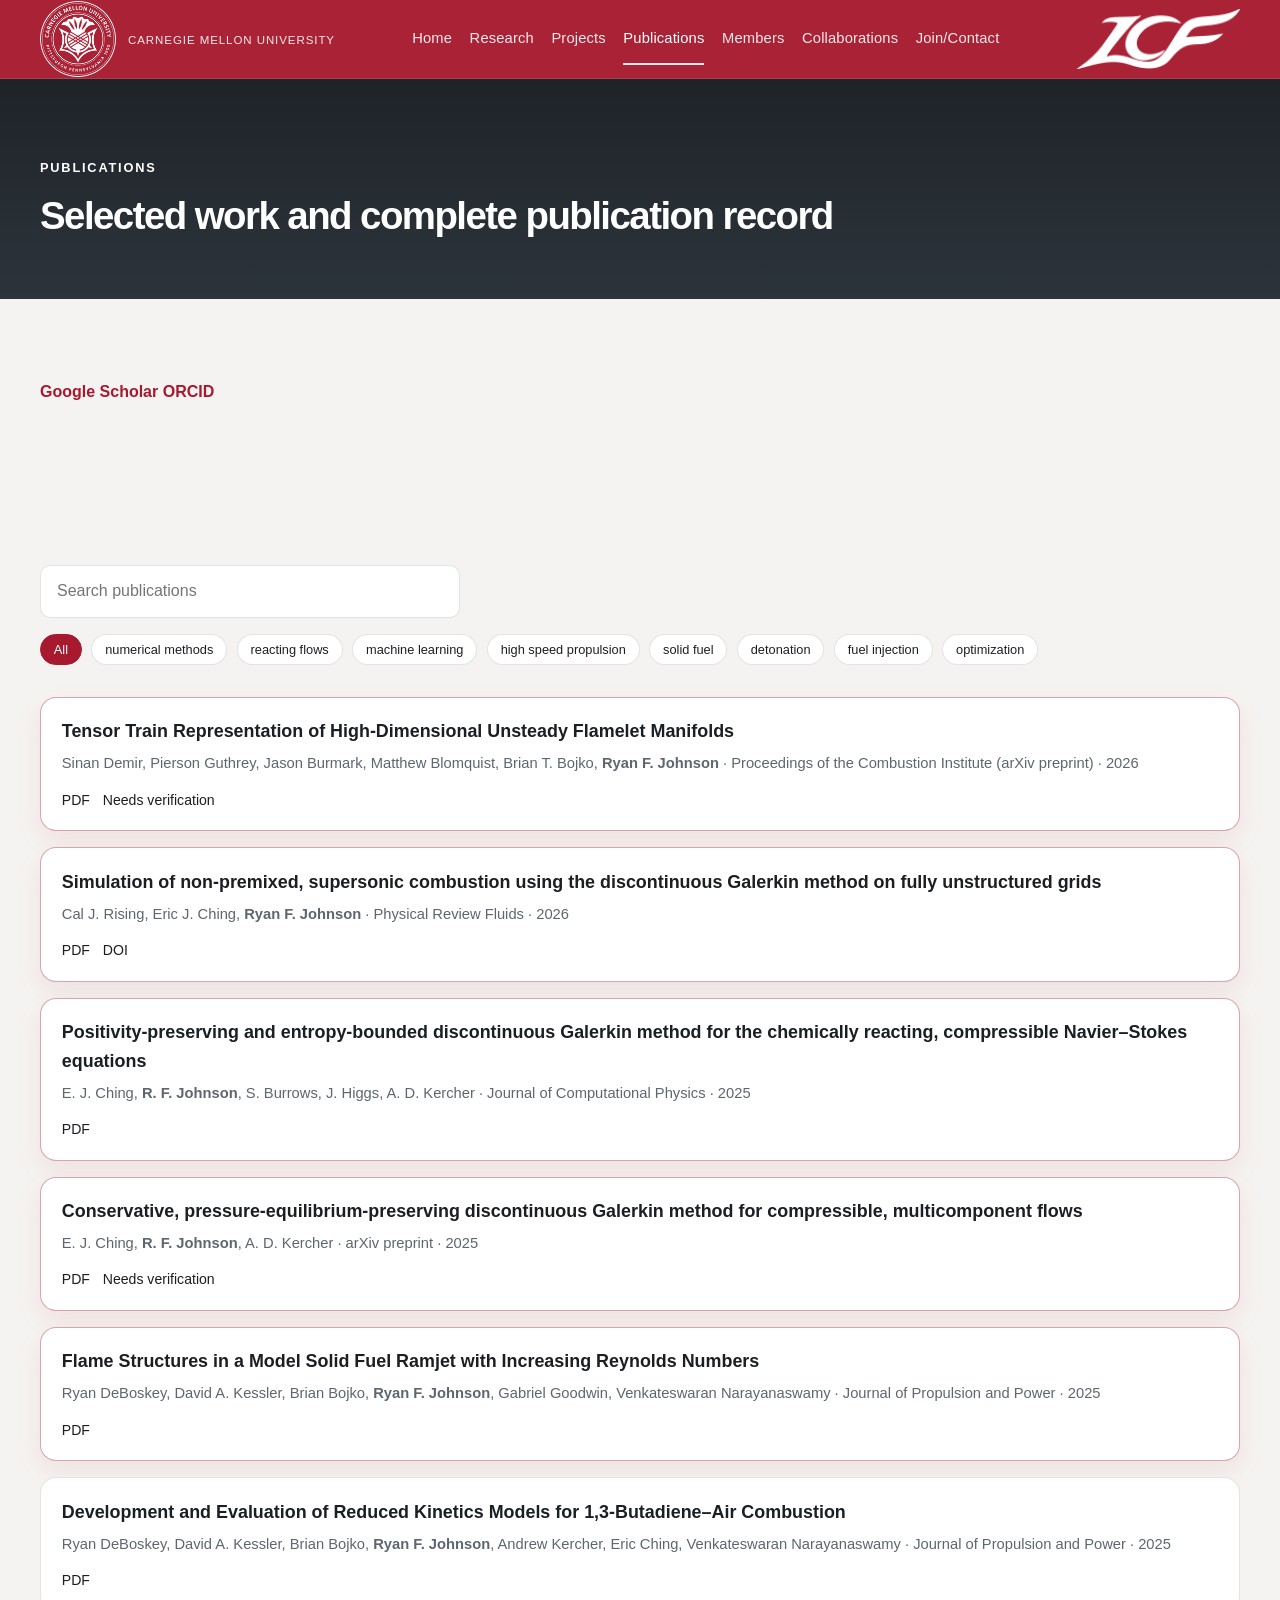
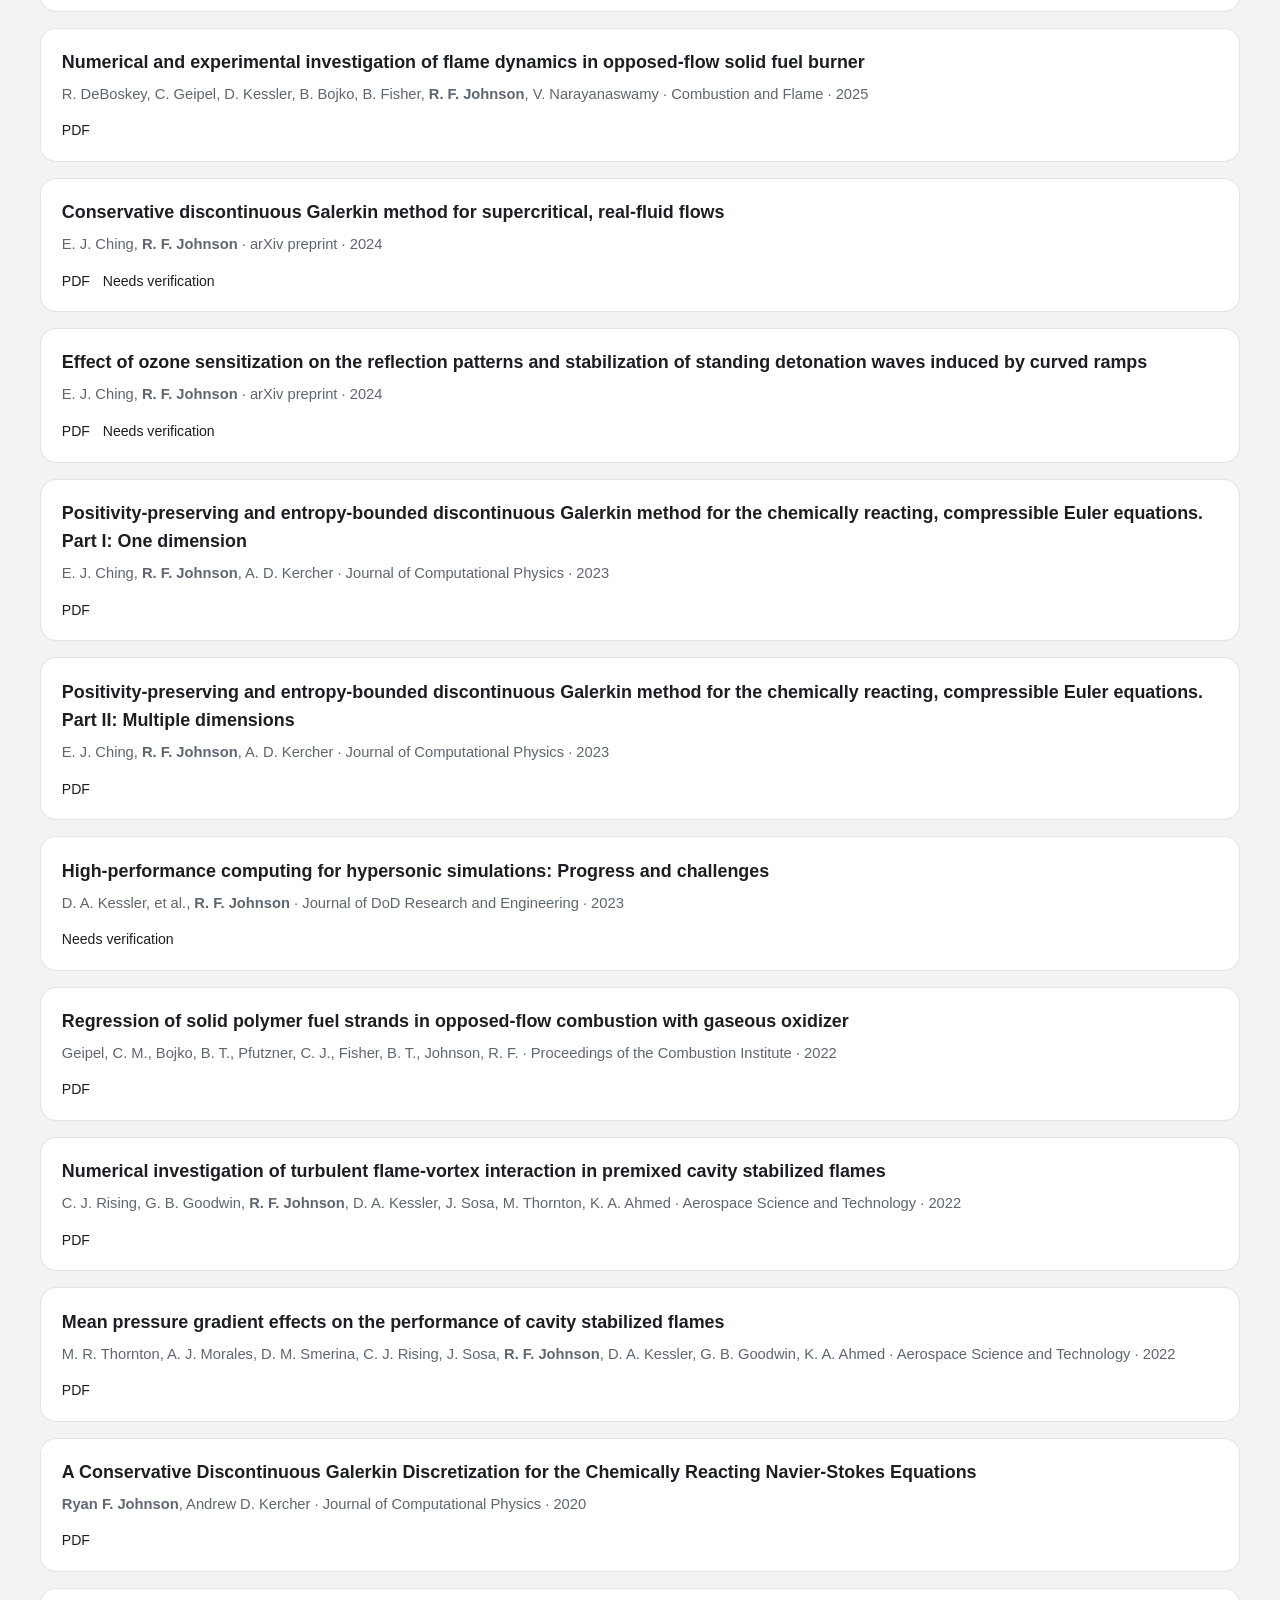
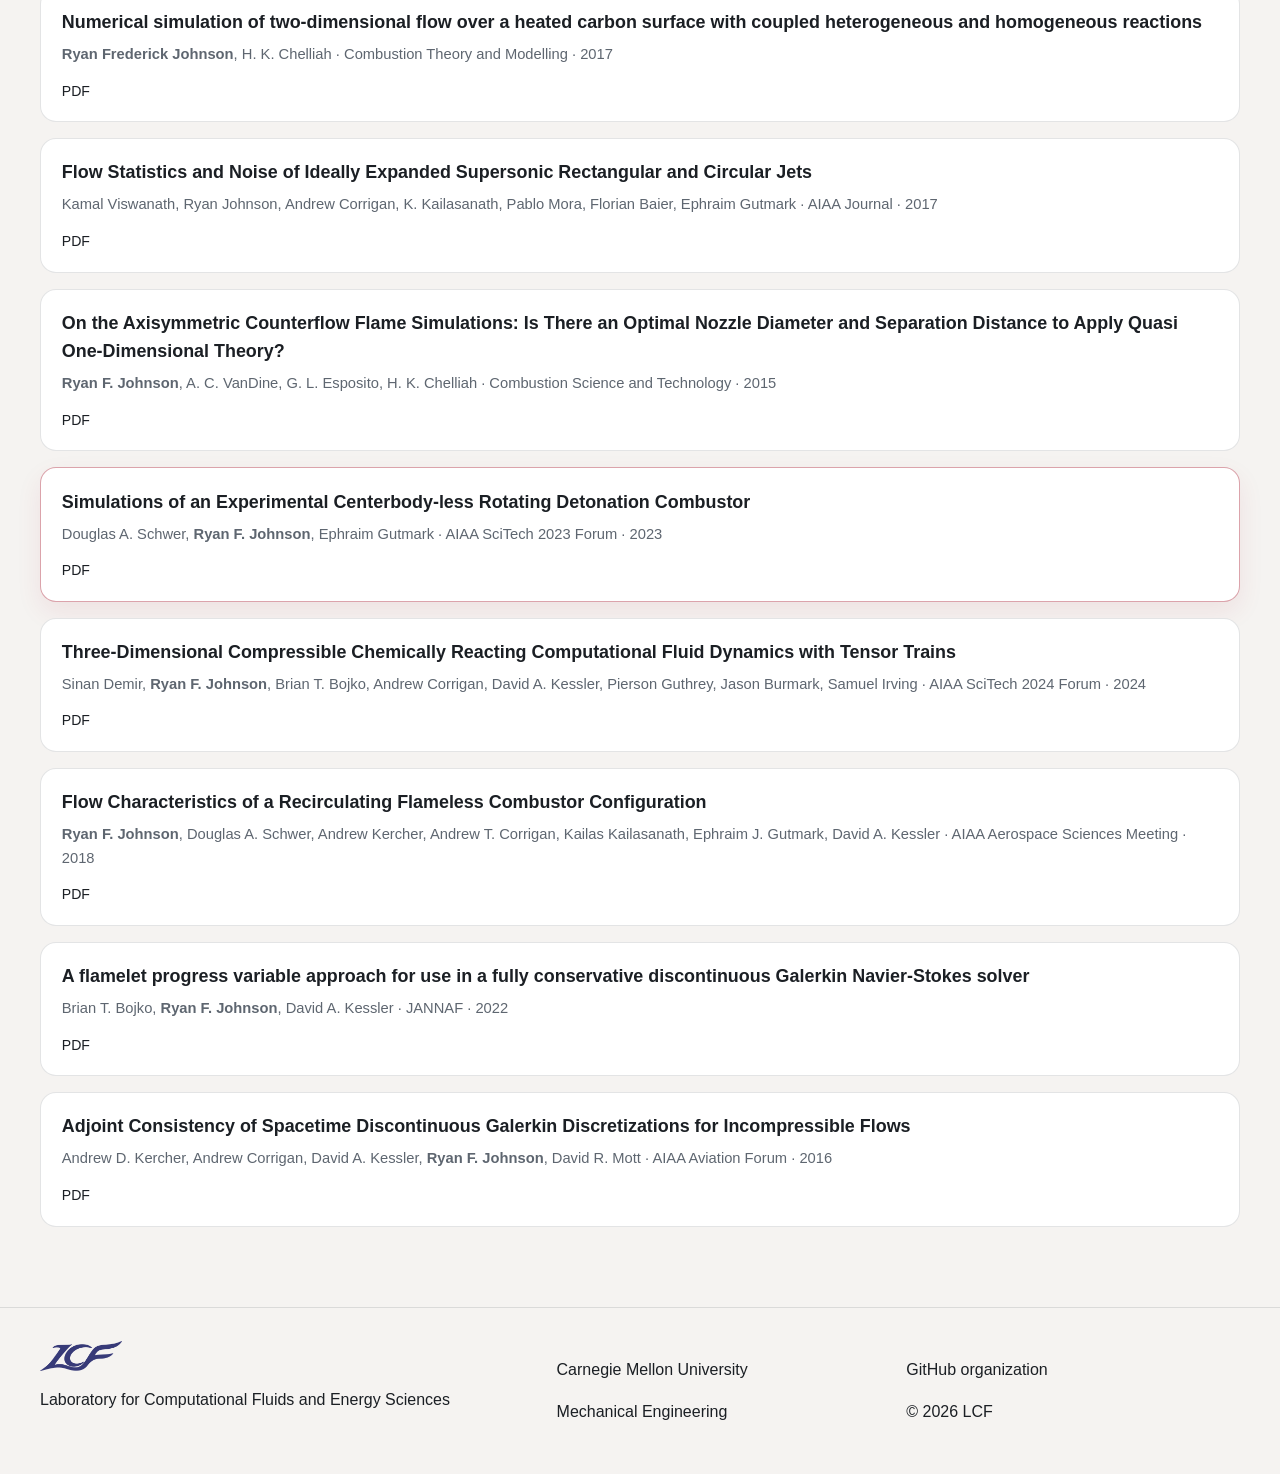
<file: publications.html>
<!DOCTYPE html>
<html lang="en">
  <head>
    <meta charset="UTF-8" />
    <meta name="viewport" content="width=device-width, initial-scale=1.0" />
    <title>Publications | Laboratory for Computational Fluids and Energy Sciences</title>
    <meta name="description" content="Selected and complete publications in high-speed propulsion, detonation, reacting flows, numerical methods, and predictive simulation." />
    <link rel="icon" href="assets/logos/lcf-logo-white.png?v=1" type="image/png" />
    <link rel="stylesheet" href="assets/css/styles.css?v=25" />
    <script defer src="assets/js/site.js?v=25"></script>
  </head>
  <body data-page="publications">
    <header class="site-header">
      <div class="container nav-wrap">
        <div class="brand brand-left">
          <img src="assets/logos/cmu-seal-white.png" alt="Carnegie Mellon University seal" />
          <div>
            <span class="brand-small">Carnegie Mellon University</span>
          </div>
        </div>
        <nav class="main-nav" aria-label="Main navigation">
          <a href="index.html">Home</a>
          <a href="research.html">Research</a>
          <a href="projects.html">Projects</a>
          <a href="publications.html" class="active">Publications</a>
          <a href="members.html">Members</a>
          <a href="collaborations.html">Collaborations</a>
          <a href="contact.html">Join/Contact</a>
        </nav>
        <div class="brand brand-right"><img class="logo-mark-img" src="assets/logos/lcf-logo-white.png" alt="Laboratory for Computational Fluids and Energy Sciences logo" /></div>
        <button class="nav-toggle" aria-label="Toggle navigation" aria-expanded="false">
          <span></span><span></span><span></span>
        </button>
      </div>
    </header>

    <main>
      <section class="page-hero small-hero">
        <div class="container">
          <p class="section-kicker">Publications</p>
          <h1>Selected work and complete publication record</h1>
        </div>
      </section>

      <section class="section">
        <div class="container publication-header-links">
          <a href="https://scholar.google.com/" target="_blank" rel="noreferrer">Google Scholar</a>
          <a href="https://orcid.org/" target="_blank" rel="noreferrer">ORCID</a>
        </div>
      </section>

      <section class="section">
        <div class="container">
          <div class="filter-bar" aria-label="Publication filters">
            <input id="publication-search" type="search" placeholder="Search publications" aria-label="Search publications" />
            <div id="publication-tags" class="tag-cloud" aria-label="Publication tags"></div>
          </div>
          <div id="publication-list" class="publication-list" aria-live="polite"></div>
        </div>
      </section>
    </main>

    <footer class="site-footer">
      <div class="container footer-grid">
        <div>
          <img class="footer-brand-img" src="assets/logos/lcf-logo.png" alt="Laboratory for Computational Fluids and Energy Sciences logo" />
          <p>Laboratory for Computational Fluids and Energy Sciences</p>
        </div>
        <div>
          <p>Carnegie Mellon University</p>
          <p>Mechanical Engineering</p>
        </div>
        <div>
          <p><a href="https://github.com/CMU-LCF">GitHub organization</a></p>
          <p>© 2026 LCF</p>
        </div>
      </div>
    </footer>
  </body>
</html>
</file>
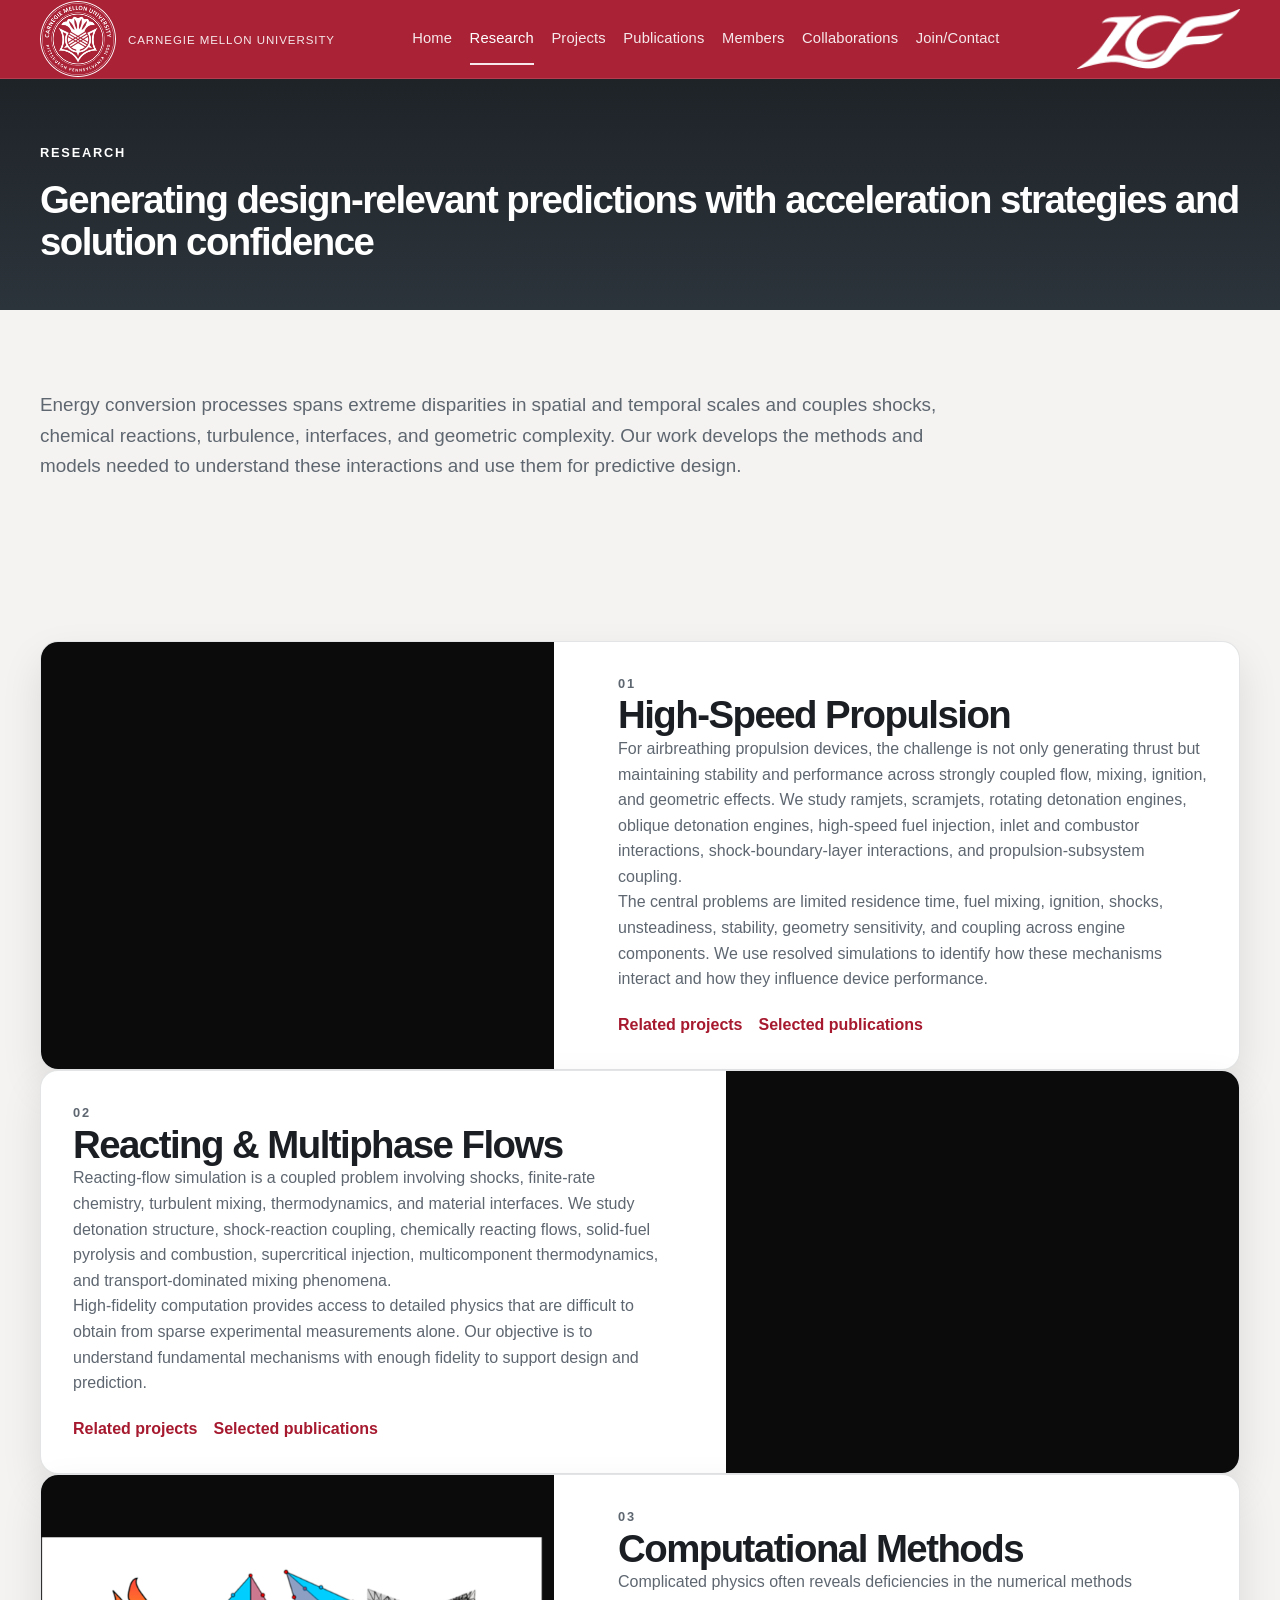
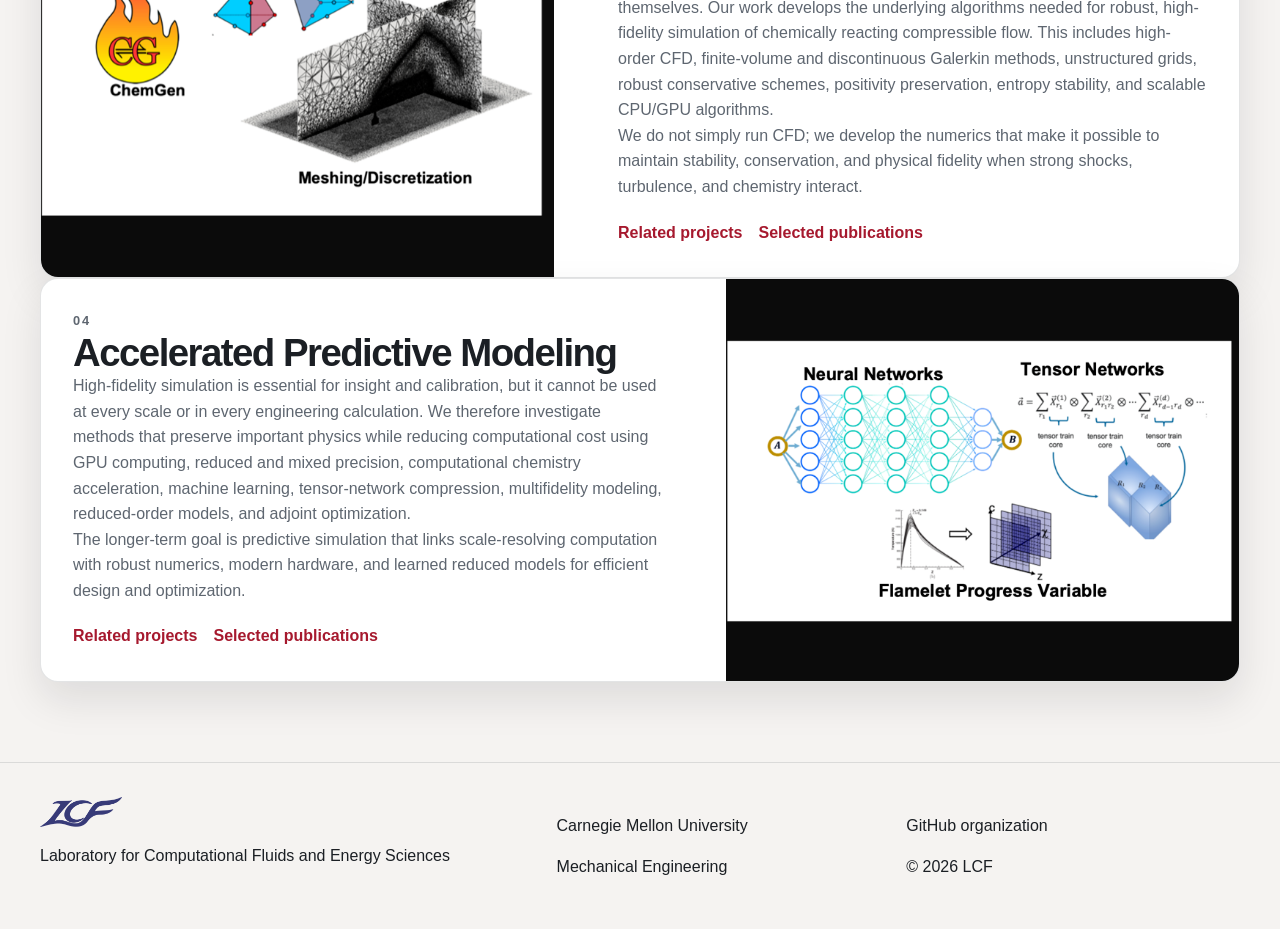
<file: research.html>
<!DOCTYPE html>
<html lang="en">
  <head>
    <meta charset="UTF-8" />
    <meta name="viewport" content="width=device-width, initial-scale=1.0" />
    <title>Research | Laboratory for Computational Fluids and Energy Sciences</title>
    <meta name="description" content="Research pillars in high-speed propulsion, reacting flows, numerical methods, and accelerated predictive modeling." />
    <link rel="icon" href="assets/logos/lcf-logo-white.png?v=1" type="image/png" />
    <link rel="stylesheet" href="assets/css/styles.css?v=25" />
    <script defer src="assets/js/site.js?v=25"></script>
  </head>
  <body data-page="research">
    <header class="site-header">
      <div class="container nav-wrap">
        <div class="brand brand-left">
          <img src="assets/logos/cmu-seal-white.png" alt="Carnegie Mellon University seal" />
          <div>
            <span class="brand-small">Carnegie Mellon University</span>
          </div>
        </div>
        <nav class="main-nav" aria-label="Main navigation">
          <a href="index.html">Home</a>
          <a href="research.html" class="active">Research</a>
          <a href="projects.html">Projects</a>
          <a href="publications.html">Publications</a>
          <a href="members.html">Members</a>
          <a href="collaborations.html">Collaborations</a>
          <a href="contact.html">Join/Contact</a>
        </nav>
        <div class="brand brand-right"><img class="logo-mark-img" src="assets/logos/lcf-logo-white.png" alt="Laboratory for Computational Fluids and Energy Sciences logo" /></div>
        <button class="nav-toggle" aria-label="Toggle navigation" aria-expanded="false">
          <span></span><span></span><span></span>
        </button>
      </div>
    </header>

    <main>
      <section class="page-hero small-hero">
        <div class="container">
          <p class="section-kicker">Research</p>
          <h1>Generating design-relevant predictions with acceleration strategies and solution confidence</h1>
        </div>
      </section>

      <section class="section">
        <div class="container">
          <div class="research-overview">
            <p>
              Energy conversion processes spans extreme disparities in spatial and temporal scales and couples shocks, chemical reactions, turbulence, interfaces, and geometric complexity. Our work develops the methods and models needed to understand these interactions and use them for predictive design.
            </p>
          </div>
        </div>
      </section>

      <section class="section">
        <div class="container research-stack">
          <article id="high-speed-propulsion" class="research-card">
            <div class="research-visual visual-one">
              <video autoplay muted loop playsinline aria-label="UVA scramjet simulation">
                <source src="video/web/uva-scramjet.mp4?v=3" type="video/mp4" />
              </video>
            </div>
            <div class="research-body">
              <p class="section-kicker">01</p>
              <h2>High-Speed Propulsion</h2>
              <p>
                For airbreathing propulsion devices, the challenge is not only generating thrust but maintaining stability and performance across strongly coupled flow, mixing, ignition, and geometric effects. We study ramjets, scramjets, rotating detonation engines, oblique detonation engines, high-speed fuel injection, inlet and combustor interactions, shock-boundary-layer interactions, and propulsion-subsystem coupling.
              </p>
              <p>
                The central problems are limited residence time, fuel mixing, ignition, shocks, unsteadiness, stability, geometry sensitivity, and coupling across engine components. We use resolved simulations to identify how these mechanisms interact and how they influence device performance.
              </p>
              <div class="inline-links">
                <a href="projects.html#high-speed-propulsion-projects">Related projects</a>
                <a href="publications.html#selected-publications">Selected publications</a>
              </div>
            </div>
          </article>

          <article id="reacting-multiphase-flows" class="research-card reverse">
            <div class="research-visual visual-two">
              <video autoplay muted loop playsinline aria-label="Jet in supersonic crossflow simulation">
                <source src="video/web/jiscf-side.mp4?v=2" type="video/mp4" />
              </video>
            </div>
            <div class="research-body">
              <p class="section-kicker">02</p>
              <h2>Reacting &amp; Multiphase Flows</h2>
              <p>
                Reacting-flow simulation is a coupled problem involving shocks, finite-rate chemistry, turbulent mixing, thermodynamics, and material interfaces. We study detonation structure, shock-reaction coupling, chemically reacting flows, solid-fuel pyrolysis and combustion, supercritical injection, multicomponent thermodynamics, and transport-dominated mixing phenomena.
              </p>
              <p>
                High-fidelity computation provides access to detailed physics that are difficult to obtain from sparse experimental measurements alone. Our objective is to understand fundamental mechanisms with enough fidelity to support design and prediction.
              </p>
              <div class="inline-links">
                <a href="projects.html#reacting-flows-projects">Related projects</a>
                <a href="publications.html#selected-publications">Selected publications</a>
              </div>
            </div>
          </article>

          <article id="computational-methods" class="research-card">
            <div class="research-visual visual-three">
              <img src="assets/images/computational.png?v=2" alt="Computational workflow: ChemGen chemistry generation, tetrahedral finite elements, and unstructured mesh discretization" />
            </div>
            <div class="research-body">
              <p class="section-kicker">03</p>
              <h2>Computational Methods</h2>
              <p>
                Complicated physics often reveals deficiencies in the numerical methods themselves. Our work develops the underlying algorithms needed for robust, high-fidelity simulation of chemically reacting compressible flow. This includes high-order CFD, finite-volume and discontinuous Galerkin methods, unstructured grids, robust conservative schemes, positivity preservation, entropy stability, and scalable CPU/GPU algorithms.
              </p>
              <p>
                We do not simply run CFD; we develop the numerics that make it possible to maintain stability, conservation, and physical fidelity when strong shocks, turbulence, and chemistry interact.
              </p>
              <div class="inline-links">
                <a href="projects.html#computational-methods-projects">Related projects</a>
                <a href="publications.html#selected-publications">Selected publications</a>
              </div>
            </div>
          </article>

          <article id="accelerated-predictive-modeling" class="research-card reverse">
            <div class="research-visual visual-four">
              <img src="assets/images/compression.png?v=2" alt="Accelerated modeling workflow: neural networks, tensor networks, and flamelet progress variable manifolds" />
            </div>
            <div class="research-body">
              <p class="section-kicker">04</p>
              <h2>Accelerated Predictive Modeling</h2>
              <p>
                High-fidelity simulation is essential for insight and calibration, but it cannot be used at every scale or in every engineering calculation. We therefore investigate methods that preserve important physics while reducing computational cost using GPU computing, reduced and mixed precision, computational chemistry acceleration, machine learning, tensor-network compression, multifidelity modeling, reduced-order models, and adjoint optimization.
              </p>
              <p>
                The longer-term goal is predictive simulation that links scale-resolving computation with robust numerics, modern hardware, and learned reduced models for efficient design and optimization.
              </p>
              <div class="inline-links">
                <a href="projects.html#accelerated-computing-projects">Related projects</a>
                <a href="publications.html#selected-publications">Selected publications</a>
              </div>
            </div>
          </article>
        </div>
      </section>
    </main>

    <footer class="site-footer">
      <div class="container footer-grid">
        <div>
          <img class="footer-brand-img" src="assets/logos/lcf-logo.png" alt="Laboratory for Computational Fluids and Energy Sciences logo" />
          <p>Laboratory for Computational Fluids and Energy Sciences</p>
        </div>
        <div>
          <p>Carnegie Mellon University</p>
          <p>Mechanical Engineering</p>
        </div>
        <div>
          <p><a href="https://github.com/CMU-LCF">GitHub organization</a></p>
          <p>© 2026 LCF</p>
        </div>
      </div>
    </footer>
  </body>
</html>
</file>
<file: assets/css/styles.css>
:root {
  --cmu-red: #a6192e;
  --cmu-red-deep: #7d0d1d;
  --charcoal: #1f2328;
  --charcoal-soft: #2e3339;
  --paper: #f5f3f1;
  --ink: #1b1f24;
  --muted: #5e6670;
  --line: rgba(31, 35, 40, 0.12);
  --panel: #ffffff;
  --shadow: 0 18px 40px rgba(16, 20, 25, 0.1);
  --max-width: 1200px;
}

* { box-sizing: border-box; }

html { scroll-behavior: smooth; }
body {
  margin: 0;
  font-family: 'Segoe UI', Arial, sans-serif;
  background: var(--paper);
  color: var(--ink);
  line-height: 1.6;
}

a { color: inherit; text-decoration: none; }
img { max-width: 100%; display: block; }
video { max-width: 100%; display: block; }

.container {
  width: min(var(--max-width), calc(100% - 2rem));
  margin: 0 auto;
}

.narrow { max-width: 860px; }

.site-header {
  position: sticky;
  top: 0;
  z-index: 100;
  background: rgba(166, 25, 46, 0.96);
  backdrop-filter: blur(10px);
  border-bottom: 1px solid rgba(255,255,255,0.12);
}

.nav-wrap {
  display: flex;
  align-items: center;
  justify-content: space-between;
  min-height: 78px;
  gap: 1rem;
}

.brand {
  display: flex;
  align-items: center;
  gap: 0.75rem;
  color: #fff;
  flex-shrink: 0;
}

.brand img {
  width: 76px;
  height: 76px;
  object-fit: contain;
}

.brand-left {
  min-width: 220px;
}

.brand-right {
  min-width: 90px;
  justify-content: flex-end;
}

.brand-small {
  font-size: 0.72rem;
  letter-spacing: 0.08em;
  text-transform: uppercase;
  color: rgba(255,255,255,0.9);
}

.logo-mark {
  font-size: 1.8rem;
  font-weight: 800;
  letter-spacing: 0.08em;
  color: #fff;
}

.brand .logo-mark-img {
  height: 60px;
  width: auto;
}

.main-nav {
  display: flex;
  justify-content: center;
  flex-wrap: wrap;
  gap: 1.1rem;
  font-size: 0.92rem;
  letter-spacing: 0.01em;
}

.main-nav a {
  color: rgba(255,255,255,0.9);
  transition: color 0.15s ease;
  padding: 0.4rem 0;
  position: relative;
}

.main-nav a:hover,
.main-nav a:focus-visible,
.main-nav a.active {
  color: #fff;
}

.main-nav a.active::after {
  content: "";
  position: absolute;
  left: 0;
  right: 0;
  bottom: -8px;
  height: 2px;
  background: rgba(255,255,255,0.9);
}

.nav-toggle {
  display: none;
  width: 44px;
  height: 44px;
  border: 1px solid rgba(255,255,255,0.25);
  background: transparent;
  border-radius: 8px;
  cursor: pointer;
}

.nav-toggle span {
  display: block;
  width: 20px;
  height: 2px;
  background: white;
  margin: 5px auto;
}

.hero {
  position: relative;
  min-height: 720px;
  display: flex;
  align-items: center;
  background: #111;
  overflow: hidden;
}

.hero-video-wrap,
.hero-overlay {
  position: absolute;
  inset: 0;
}

.hero-video {
  width: 100%;
  height: 100%;
  object-fit: cover;
  opacity: 0.48;
  filter: contrast(1.1) saturate(0.9) brightness(0.78);
}

.hero-overlay {
  background: linear-gradient(90deg, rgba(17,17,17,0.8), rgba(17,17,17,0.42));
}

.hero-inner {
  position: relative;
  z-index: 1;
  width: min(var(--max-width), calc(100% - 2rem));
}

.hero-copy {
  max-width: 720px;
  color: #fff;
  padding: 2rem 0;
}

.eyebrow,
.section-kicker {
  margin: 0 0 1rem;
  font-size: 0.8rem;
  letter-spacing: 0.14em;
  text-transform: uppercase;
  font-weight: 700;
}

.hero-copy h1 {
  margin: 0;
  font-size: clamp(2.7rem, 5vw, 5rem);
  line-height: 0.95;
  letter-spacing: -0.05em;
  font-weight: 800;
}

.subtitle {
  margin-top: 1.25rem;
  font-size: clamp(1.1rem, 2vw, 1.5rem);
  line-height: 1.3;
  max-width: 620px;
  color: rgba(255,255,255,0.9);
}

.tagline {
  font-size: 1.1rem;
  color: rgba(255,255,255,0.86);
  margin-top: 1rem;
}

.hero-meta {
  margin-top: 1.5rem;
  color: rgba(255,255,255,0.78);
  font-size: 0.95rem;
}

.hero-meta p { margin: 0.14rem 0; }

.hero-actions {
  margin-top: 1.8rem;
  display: flex;
  flex-wrap: wrap;
  gap: 1rem;
}

.button {
  display: inline-flex;
  align-items: center;
  justify-content: center;
  min-height: 46px;
  padding: 0.8rem 1.3rem;
  border-radius: 999px;
  font-weight: 700;
  border: 1px solid transparent;
  transition: transform 0.15s ease, border-color 0.15s ease;
}

.button:hover,
.button:focus-visible {
  transform: translateY(-1px);
}

.button.primary {
  background: var(--cmu-red);
  color: white;
}

.button.secondary {
  background: rgba(255,255,255,0.08);
  border-color: rgba(255,255,255,0.35);
  color: white;
}

.section {
  padding: 5rem 0;
}

.problem-section {
  background: #f0eeeb;
}

.problem-section h2,
.section-head h2,
.page-hero h1,
.research-body h2,
.text-section h2 {
  font-size: clamp(2rem, 3vw, 3rem);
  line-height: 1.08;
  letter-spacing: -0.04em;
  margin: 0;
}

.scale-flow {
  margin-top: 2rem;
  display: grid;
  gap: 0.4rem;
  font-size: 0.85rem;
  font-weight: 800;
  letter-spacing: 0.08em;
  text-transform: uppercase;
  color: var(--charcoal);
}

.arrow {
  font-size: 1.2rem;
  color: var(--cmu-red);
  margin-left: 0.2rem;
}

.section-head {
  display: flex;
  justify-content: space-between;
  align-items: end;
  margin-bottom: 2rem;
  gap: 1rem;
}

.split-head {
  align-items: center;
}

.pillar-grid,
.feature-grid,
.people-row,
.member-grid,
.projects-grid {
  display: grid;
  gap: 1.4rem;
}

.pillar-grid {
  grid-template-columns: repeat(4, minmax(0, 1fr));
}

.pillar-card,
.feature-card,
.person-card,
.project-card,
.research-card,
.member-card {
  background: var(--panel);
  border: 1px solid var(--line);
  border-radius: 18px;
  box-shadow: var(--shadow);
}

.pillar-card {
  padding: 1.4rem;
}

.pillar-media-row {
  display: grid;
  grid-template-columns: 1fr 1fr;
  gap: 0.5rem;
  margin-top: 1rem;
}

.pillar-media-row video,
.pillar-media-row img {
  width: 100%;
  height: 90px;
  border-radius: 10px;
  display: block;
}

.pillar-media-row video {
  object-fit: cover;
  background: #111;
}

.pillar-media-row img {
  object-fit: contain;
  background: #fff;
  border: 1px solid var(--line);
}

.pillar-media-row.single {
  grid-template-columns: 1fr;
}

.pillar-index {
  display: inline-block;
  font-size: 0.7rem;
  letter-spacing: 0.14em;
  text-transform: uppercase;
  color: var(--cmu-red);
  font-weight: 800;
}

.pillar-card h3,
.feature-body h3,
.person-copy h3,
.project-card h3,
.member-card h3 {
  margin: 0.5rem 0 0.6rem;
  font-size: 1.4rem;
  line-height: 1.2;
}

.pillar-card p,
.feature-body p,
.research-body p,
.member-card p,
.project-card p,
.text-section p,
.research-overview p {
  margin: 0;
  color: var(--muted);
}

.section-contrast {
  background: linear-gradient(180deg, #f3f1ef 0%, #ece8e4 100%);
}

.feature-grid {
  grid-template-columns: repeat(3, minmax(0, 1fr));
}

.feature-card {
  overflow: hidden;
}

.feature-media {
  height: 200px;
  background: linear-gradient(135deg, rgba(166,25,46,0.84), rgba(47,53,58,0.8));
}

.feature-media video {
  width: 100%;
  height: 100%;
  object-fit: cover;
}

.media-placeholder {
  background: linear-gradient(135deg, rgba(166,25,46,.9), rgba(96,96,96,.8)),
    linear-gradient(0deg, rgba(255,255,255,.08), rgba(255,255,255,.08));
}

.media-placeholder.alt { background: linear-gradient(135deg, rgba(38,41,46,.8), rgba(166,25,46,.7)); }
.media-placeholder.alt-2 { background: linear-gradient(135deg, rgba(74,76,80,.8), rgba(166,25,46,.7)); }
.media-placeholder.alt-3 { background: linear-gradient(135deg, rgba(166,25,46,.7), rgba(48,58,82,.8)); }
.media-placeholder.alt-4 { background: linear-gradient(135deg, rgba(51,59,74,.8), rgba(166,25,46,.7)); }
.media-placeholder.alt-5 { background: linear-gradient(135deg, rgba(17,17,17,.8), rgba(166,25,46,.6)); }

.feature-body {
  padding: 1.3rem 1.2rem 1.5rem;
}

.feature-body a,
.inline-links a,
.publication-header-links a,
.text-link {
  color: var(--cmu-red);
  font-weight: 700;
}

.people-row {
  grid-template-columns: 1.5fr repeat(4, minmax(0, 1fr));
}

.profile-card {
  display: grid;
  grid-template-columns: 1fr;
  justify-items: center;
  text-align: center;
  gap: 0.5rem;
  padding: 0.8rem 0.8rem;
}

.profile-card.large {
  grid-template-columns: 180px 1fr;
  justify-items: stretch;
  text-align: left;
  align-items: center;
  gap: 1rem;
}

.profile-card img {
  width: 100%;
  height: 170px;
  object-fit: cover;
  border-radius: 12px;
  background: #ddd;
}

.profile-card:not(.large) img {
  width: 82px;
  height: 82px;
  border-radius: 50%;
}

.person-avatar {
  width: 82px;
  height: 82px;
  border-radius: 50%;
  background: linear-gradient(135deg, var(--cmu-red), #6b101d);
  color: white;
  display: grid;
  place-items: center;
  font-size: 2rem;
  font-weight: 800;
}

.person-role {
  text-transform: uppercase;
  letter-spacing: 0.08em;
  font-size: 0.7rem;
  font-weight: 800;
  color: var(--cmu-red);
}

.page-hero {
  background: linear-gradient(180deg, #1e2328 0%, #2c343b 100%);
  color: white;
  padding: 4rem 0 3rem;
}

.small-hero {
  min-height: 220px;
  display: grid;
  align-items: center;
}

.research-overview {
  max-width: 900px;
  font-size: 1.18rem;
}

.research-card {
  display: grid;
  grid-template-columns: minmax(0,1.1fr) minmax(0,1.4fr);
  gap: 2rem;
  align-items: stretch;
  padding: 0;
  overflow: hidden;
}

.research-card.reverse {
  grid-template-columns: minmax(0,1.4fr) minmax(0,1.1fr);
}

.research-card.reverse .research-visual { order: 2; }
.research-card.reverse .research-body { order: 1; }

.research-visual {
  min-height: 340px;
  background: linear-gradient(135deg, rgba(166,25,46,0.8), rgba(17,17,17,0.85));
  overflow: hidden;
}

.research-visual img,
.research-visual > video {
  width: 100%;
  height: 100%;
  object-fit: contain;
  object-position: center;
  display: block;
}

.research-visual img {
  background: #0b0b0b;
}

.research-visual > video {
  background: #0b0b0b;
}

.research-media-grid {
  display: grid;
  grid-template-columns: 1fr;
  grid-template-rows: 1fr 1fr;
  gap: 4px;
  height: 100%;
  min-height: 340px;
}

.research-media-grid video {
  width: 100%;
  height: 100%;
  min-height: 0;
  object-fit: contain;
  background: #0b0b0b;
  display: block;
}

.visual-one { background: linear-gradient(135deg, rgba(166,25,46,.9), rgba(31,35,40,.85)); }
.visual-two { background: linear-gradient(135deg, rgba(56,58,64,.85), rgba(166,25,46,.8)); }
.visual-three { background: linear-gradient(135deg, rgba(166,25,46,.8), rgba(95,97,101,.8)); }
.visual-four { background: linear-gradient(135deg, rgba(36,41,46,.9), rgba(166,25,46,.7)); }

.research-body {
  padding: 2rem;
}

.inline-links {
  display: flex;
  flex-wrap: wrap;
  gap: 1rem;
  margin-top: 1.25rem;
}

.logo-grid {
  display: grid;
  grid-template-columns: repeat(auto-fit, minmax(160px, 1fr));
  gap: 1.4rem;
  margin-top: 1.5rem;
}

.logo-grid-sponsors {
  grid-template-columns: repeat(auto-fit, minmax(160px, 220px));
}

.logo-card {
  display: flex;
  align-items: center;
  justify-content: center;
  min-height: 130px;
  padding: 1.5rem;
  background: var(--panel);
  border: 1px solid var(--line);
  border-radius: 18px;
  box-shadow: var(--shadow);
  transition: transform 0.15s ease;
}

.logo-card:hover,
.logo-card:focus-visible {
  transform: translateY(-3px);
}

.logo-card img {
  max-width: 100%;
  max-height: 90px;
  object-fit: contain;
}

.filter-bar {
  display: grid;
  gap: 1rem;
  margin-bottom: 2rem;
}

#publication-search {
  width: min(100%, 420px);
  min-height: 46px;
  padding: 0.8rem 1rem;
  border: 1px solid var(--line);
  border-radius: 10px;
  font: inherit;
}

.contact-form {
  display: grid;
  gap: 1.2rem;
  max-width: 560px;
  margin-top: 1.5rem;
}

.form-row {
  display: grid;
  gap: 0.4rem;
}

.form-row label {
  font-size: 0.85rem;
  font-weight: 700;
  color: var(--ink);
}

.form-row input,
.form-row select,
.form-row textarea {
  padding: 0.8rem 1rem;
  border: 1px solid var(--line);
  border-radius: 10px;
  font: inherit;
  background: var(--panel);
  color: var(--ink);
  resize: vertical;
}

.form-row input:focus,
.form-row select:focus,
.form-row textarea:focus {
  outline: 2px solid var(--cmu-red);
  outline-offset: 1px;
}

.contact-form .button {
  justify-self: start;
}

.form-status {
  margin: 0;
  font-size: 0.9rem;
  color: var(--muted);
}

.tag-cloud {
  display: flex;
  flex-wrap: wrap;
  gap: 0.6rem;
}

.tag {
  border: 1px solid var(--line);
  background: #fff;
  border-radius: 999px;
  padding: 0.45rem 0.8rem;
  font-size: 0.8rem;
  color: var(--ink);
  cursor: pointer;
}

.tag.active {
  background: var(--cmu-red);
  color: white;
  border-color: var(--cmu-red);
}

.publication-list {
  display: grid;
  gap: 1rem;
}

.publication-item {
  background: #fff;
  border: 1px solid var(--line);
  border-radius: 16px;
  padding: 1.2rem 1.3rem;
}

.publication-item h3 {
  margin: 0 0 0.4rem;
  font-size: 1.12rem;
}

.publication-meta {
  color: var(--muted);
  font-size: 0.92rem;
  margin-bottom: 0.8rem;
}

.publication-links {
  display: flex;
  flex-wrap: wrap;
  gap: 0.8rem;
  font-size: 0.88rem;
}

.publication-item.is-selected {
  border-color: rgba(166,25,46,0.4);
  box-shadow: 0 10px 26px rgba(166,25,46,0.08);
}

.member-grid,
.projects-grid {
  grid-template-columns: repeat(3, minmax(0, 1fr));
}

.member-card,
.project-card {
  padding: 1.2rem;
}

.member-card img {
  width: 100%;
  height: 230px;
  object-fit: cover;
  border-radius: 12px;
  background: #ddd;
  margin-bottom: 0.9rem;
}

.project-card img,
.project-card .project-media {
  width: 100%;
  height: 170px;
  object-fit: contain;
  border-radius: 12px;
  background: #fff;
  border: 1px solid var(--line);
  margin-bottom: 0.9rem;
}

.project-card .project-media {
  object-fit: cover;
  background: #0b0b0b;
}

.director-card {
  display: grid;
  grid-template-columns: 220px 1fr;
  gap: 2rem;
  align-items: start;
  max-width: 900px;
  margin: 0 auto;
  padding: 2rem;
  background: var(--panel);
  border: 1px solid var(--line);
  border-radius: 18px;
  box-shadow: var(--shadow);
}

.member-grid > .director-card {
  grid-column: 1 / -1;
  max-width: none;
  margin: 0;
}

.director-card img {
  width: 100%;
  height: 220px;
  object-fit: cover;
  border-radius: 12px;
  background: #ddd;
}

.director-copy h2 {
  margin: 0 0 0.3rem;
  font-size: 1.8rem;
}

.director-bio {
  margin: 0.8rem 0 0;
  color: var(--muted);
  line-height: 1.7;
}

.bio-list-title {
  margin: 1.2rem 0 0.4rem;
  font-size: 0.78rem;
  letter-spacing: 0.06em;
  text-transform: uppercase;
  color: var(--cmu-red);
}

.bio-list {
  margin: 0;
  padding-left: 1.2rem;
  color: var(--muted);
  line-height: 1.6;
}

.project-card .status {
  display: inline-block;
  padding: 0.3rem 0.6rem;
  border-radius: 999px;
  font-size: 0.72rem;
  background: rgba(166,25,46,0.1);
  color: var(--cmu-red);
  font-weight: 700;
  margin-bottom: 0.6rem;
}

.site-footer {
  padding: 2.1rem 0;
  border-top: 1px solid var(--line);
  background: #f5f3f1;
}

.footer-grid {
  display: grid;
  grid-template-columns: 1.5fr 1fr 1fr;
  gap: 1rem;
  align-items: start;
}

.footer-brand {
  font-size: 1.4rem;
  font-weight: 800;
  margin-bottom: 0.2rem;
}

.footer-brand-img {
  height: 30px;
  width: auto;
  margin-bottom: 0.4rem;
}

.text-section {
  padding-top: 1rem;
}

.text-section p {
  margin-bottom: 1rem;
}

@media (max-width: 980px) {
  .pillar-grid,
  .feature-grid,
  .member-grid,
  .projects-grid,
  .people-row,
  .research-card,
  .research-card.reverse,
  .footer-grid {
    grid-template-columns: 1fr 1fr;
  }

  .people-row { grid-template-columns: repeat(2, minmax(0,1fr)); }
  .profile-card.large { grid-template-columns: 1fr; }
  .director-card { grid-template-columns: 160px 1fr; }
}

@media (max-width: 760px) {
  .nav-toggle { display: block; flex-shrink: 0; }

  .brand-left {
    min-width: 0;
    flex-shrink: 1;
  }

  .brand-small {
    white-space: normal;
    line-height: 1.25;
  }

  .brand-left img,
  .brand-right {
    flex-shrink: 0;
  }

  .brand-left img {
    width: 48px;
    height: 48px;
  }

  .brand .logo-mark-img {
    height: 38px;
  }

  .main-nav {
    position: absolute;
    top: 100%;
    left: 0;
    right: 0;
    display: none;
    flex-direction: column;
    background: var(--cmu-red);
    padding: 1rem 1.2rem 1.6rem;
    border-top: 1px solid rgba(255,255,255,0.2);
  }
  .main-nav.open { display: flex; }

  .hero {
    min-height: 600px;
  }

  .hero-actions {
    flex-direction: column;
    align-items: flex-start;
  }

  .pillar-grid,
  .feature-grid,
  .member-grid,
  .projects-grid,
  .people-row,
  .research-card,
  .research-card.reverse,
  .footer-grid {
    grid-template-columns: 1fr;
  }

  .nav-wrap { position: relative; }

  .director-card {
    grid-template-columns: 1fr;
    text-align: center;
  }

  .director-card img {
    width: 160px;
    height: 160px;
    margin: 0 auto;
  }
}

@media (prefers-reduced-motion: reduce) {
  * {
    animation: none !important;
    transition: none !important;
    scroll-behavior: auto !important;
  }
}
</file>
